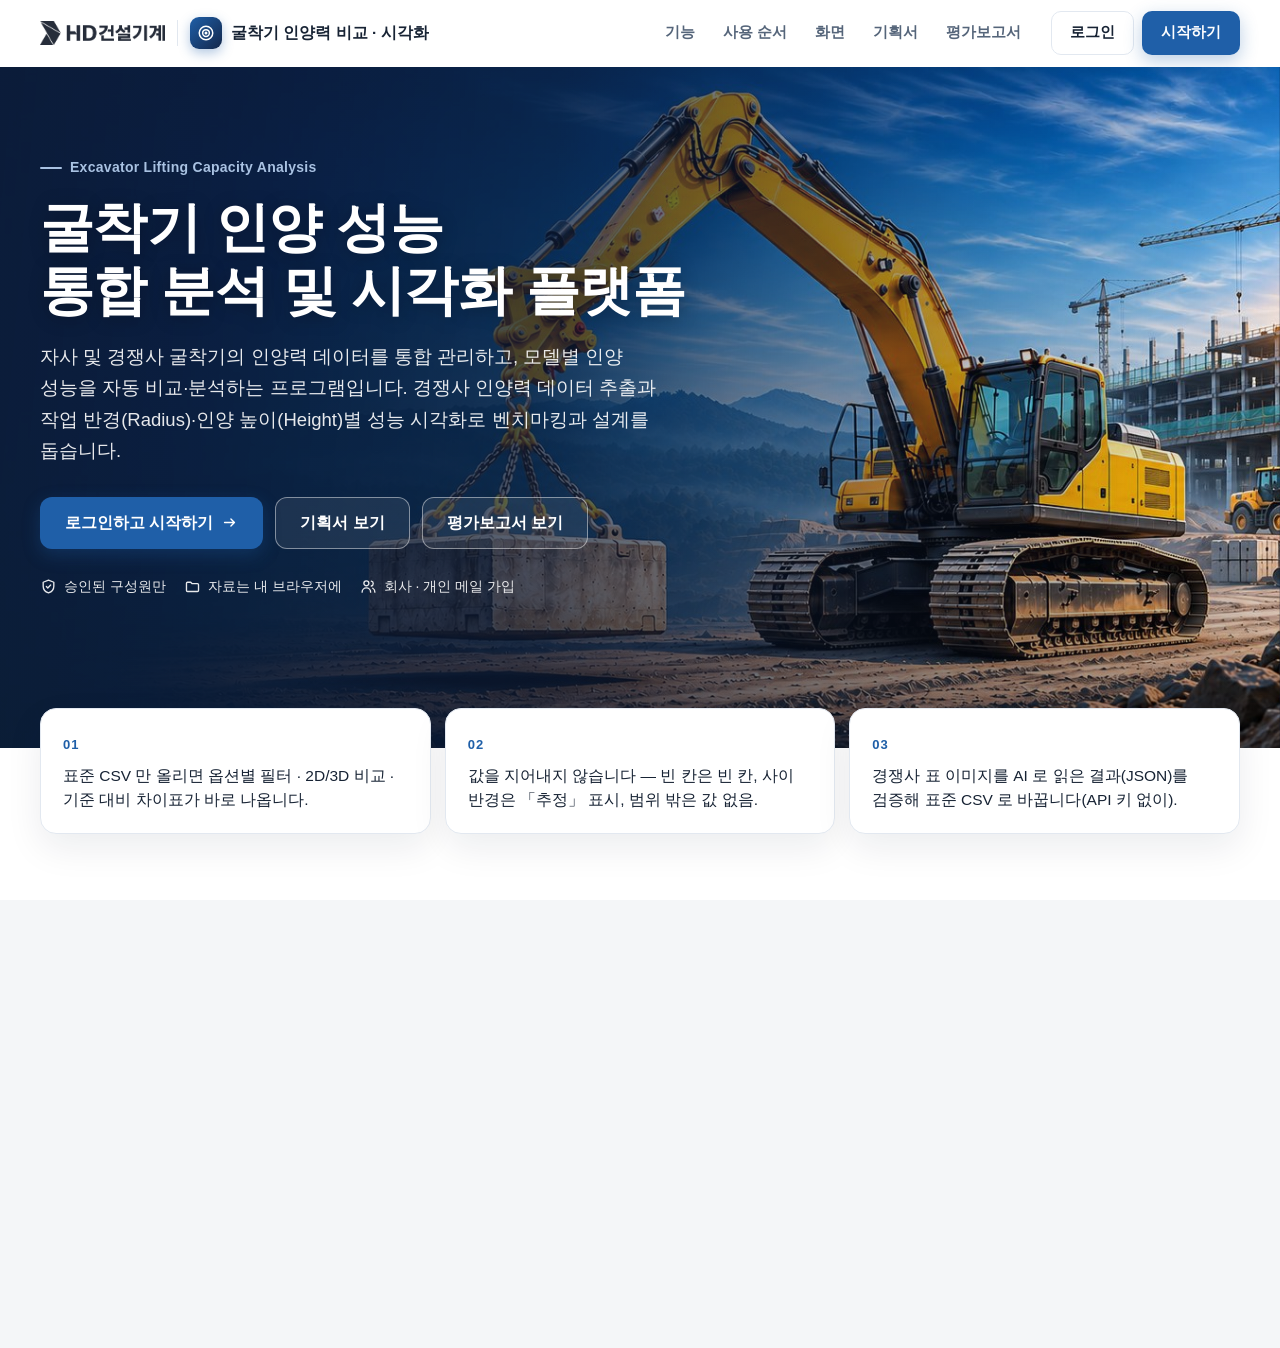
<file: index.html>
<!DOCTYPE html>
<html lang="ko">
<head>
<meta charset="UTF-8">
<meta name="viewport" content="width=device-width, initial-scale=1.0">
<title>굴착기 인양력 비교 · 시각화 — 표준 CSV · 2D/3D · 기준 대비 차이 · 엑셀</title>
<!-- seo-kit: 검색 · 공유 미리보기(주소를 옮기면 이 묶음의 주소를 내 주소로) -->
<link rel="canonical" href="https://build-2611-18.jobability.co.kr/">
<meta name="robots" content="index,follow">
<meta property="og:type" content="website">
<meta property="og:site_name" content="HD건설기계">
<meta property="og:title" content="HD건설기계 · 굴착기 인양 성능 통합 분석 및 시각화 플랫폼">
<meta property="og:description" content="자사 및 경쟁사 굴착기의 인양력 데이터를 통합 관리하고, 모델별 인양 성능을 자동 비교·분석하는 프로그램입니다. 경쟁사 인양력 데이터 추출과 작업 반경(Radius)·인양 높이(Height)별 성능 시각화로 벤치마킹과 설계를 돕습니다.">
<meta property="og:url" content="https://build-2611-18.jobability.co.kr/">
<meta property="og:image" content="https://build-2611-18.jobability.co.kr/og-image.png?v=2">
<meta property="og:image:secure_url" content="https://build-2611-18.jobability.co.kr/og-image.png?v=2">
<meta property="og:image:type" content="image/png">
<meta property="og:image:width" content="1200">
<meta property="og:image:height" content="630">
<meta property="og:image:alt" content="굴착기 인양 성능 통합 분석 및 시각화 플랫폼">
<meta property="og:locale" content="ko_KR">
<meta name="twitter:card" content="summary_large_image">
<meta name="twitter:title" content="HD건설기계 · 굴착기 인양 성능 통합 분석 및 시각화 플랫폼">
<meta name="twitter:description" content="자사 및 경쟁사 굴착기의 인양력 데이터를 통합 관리하고, 모델별 인양 성능을 자동 비교·분석하는 프로그램입니다. 경쟁사 인양력 데이터 추출과 작업 반경(Radius)·인양 높이(Height)별 성능 시각화로 벤치마킹과 설계를 돕습니다.">
<meta name="twitter:image" content="https://build-2611-18.jobability.co.kr/og-image.png?v=2">
<!-- /seo-kit -->
<meta name="description" content="자사 및 경쟁사 굴착기의 인양력 데이터를 통합 관리하고, 모델별 인양 성능을 자동 비교·분석하는 프로그램입니다. 경쟁사 인양력 데이터 추출과 작업 반경(Radius)·인양 높이(Height)별 성능 시각화로 벤치마킹과 설계를 돕습니다.">
<link rel="icon" href="favicon.svg" type="image/svg+xml">
<link rel="stylesheet" href="css/style.css?v=1.0">
<link rel="stylesheet" href="css/app.css?v=1.0">
<!-- auth-kit: 로그인 전에는 도구 화면을 감춘다(js/auth.js 가 판정 뒤 푼다) -->
<script>document.documentElement.classList.add('auth-lock')</script>
<link rel="stylesheet" href="css/auth.css?v=2026-11-13.13">
<link rel="stylesheet" href="css/board.css?v=2026-11-13.13">
<link rel="stylesheet" href="css/kit-build.css?v=2026-11-13.13">
<!-- /auth-kit -->
</head>
<body>
<nav class="topnav" aria-label="주요 메뉴">
  <div class="topnav-inner">
    <a class="topnav-brand" href="index.html">인양력 비교 <small>build-2611-18 · 기획 조민규</small></a>
    <ul class="topnav-links">
      <li><a href="#s-data">데이터</a></li>
      <li><a href="#s-cond">조건</a></li>
      <li><a href="#s-2d">2D</a></li>
      <li><a href="#s-cmp">비교표</a></li>
      <li><a href="#s-3d">3D</a></li>
      <li><a href="#s-ai">AI 자동정리</a></li>
      <li><a href="guide.html">사용법</a></li>
      <li><a href="plan.html">기획서</a></li>
    </ul>
  </div>
</nav>
<header class="hero"><div class="wrap">
  <div class="eyebrow">생성형 AI 업무자동화 전문가과정 · 2차수 · 프로젝트 18</div>
  <h1>굴착기 인양력 비교 · 시각화</h1>
  <p>자사 · 경쟁사 인양력 <b>표준 CSV(19열)</b>를 올리면 옵션별로 걸러 <b>전방 · 측방 인양력을 2D · 3D</b>로 비교하고,
     <b>기준 모델 대비 차이(%)</b>와 엑셀 자료를 만듭니다. Python 설치 없이 브라우저에서 바로 돕니다.</p>
</div></header>

<main><div class="wrap">

<section id="s-data" class="card">
  <h2 style="margin-top:0">1. 인양력 데이터를 올리세요 <small>표준 머리글 CSV · 엑셀, 여러 파일 가능</small></h2>
  <label class="drop" id="drop">
    <input type="file" id="file" accept=".csv,.xlsx,.xls" multiple>
    <b>CSV · 엑셀 파일을 끌어다 놓거나 눌러서 고르세요</b>
    <span>파일은 서버로 올라가지 않습니다 · 읽기와 계산은 이 브라우저 안에서만 합니다</span>
  </label>
  <div class="btnrow">
    <button class="btn primary" id="btn-sample">예제로 해보기</button>
    <button class="btn" id="btn-template">표준 양식(CSV) 내려받기</button>
    <button class="btn" id="btn-sample-csv">예제 CSV 내려받기</button>
    <button class="btn sm danger" id="btn-clear" hidden>올린 데이터 비우기</button>
  </div>
  <p class="sub" style="margin-top:10px">예제는 가상 모델 4종(ALPHA AX35 등)입니다 — 실제 장비의 값이 아닙니다.</p>
  <div id="file-status"></div>
</section>

<section id="s-cond" class="card" hidden>
  <h2 style="margin-top:0">2. 비교 조건 <small>고르면 바로 다시 그립니다</small></h2>
  <div id="filters"></div>
  <div class="form">
    <label>Height(2D · 비교표) <select id="height"></select></label>
    <label>값 표시(Data Label) <select id="label"><option value="off">끔</option><option value="on">켬</option></select></label>
  </div>
  <h3>비교할 곡선 <small>같은 사양(모델 · 붐 · 암 · 캐빈 · 슈 · CW · 블레이드)이 한 곡선입니다 · ★ = 기준 모델</small></h3>
  <div class="tablewrap free" id="curves"></div>
  <div id="cond-notes"></div>
</section>

<section id="s-2d" class="card" hidden>
  <h2 style="margin-top:0">3. 2D 비교 <small>Radius – Lifting Capacity</small></h2>
  <div class="win"><h3>전방(Front) 인양력</h3><div id="c-front"></div></div>
  <div class="win"><h3>측방(Side) 인양력</h3><div id="c-side"></div></div>
</section>

<section id="s-cmp" class="card" hidden>
  <h2 style="margin-top:0">4. 기준 모델 대비 차이</h2>
  <div class="form">
    <label>비교할 Radius(m) <input type="text" id="radii" placeholder="비우면 데이터에 있는 반경 전부 · 예) 2, 2.5, 3.2"></label>
  </div>
  <p class="sub">데이터에 없는 사이 반경은 앞뒤 값을 직선으로 이은 <b>추정값</b>이고 「추정」으로 표시합니다. 데이터 범위 밖 반경은 값을 만들지 않습니다.</p>
  <h3>전방(Front)</h3><div class="tablewrap free" id="t-front"></div>
  <h3>측방(Side)</h3><div class="tablewrap free" id="t-side"></div>
  <div class="btnrow noprint"><button class="btn green" id="btn-xlsx">엑셀로 내려받기</button><button class="btn" id="btn-csv">거른 데이터 CSV</button><button class="btn" id="btn-print">인쇄 · PDF 저장</button></div>
</section>

<section id="s-3d" class="card" hidden>
  <h2 style="margin-top:0">5. 3D 비교 <small>Radius × Height × Capacity — 그림을 끌어 돌려 봅니다</small></h2>
  <div class="form">
    <label>구분 <select id="k3"><option value="front">전방(Front)</option><option value="side">측방(Side)</option></select></label>
    <label>모양 <select id="m3"><option value="surface">곡면(높이별 곡선 + 반경별 연결)</option><option value="scatter">점</option></select></label>
    <label>좌우 회전 <input type="range" id="yaw" min="-180" max="180" value="-30"></label>
    <label>위아래 <input type="range" id="pitch" min="5" max="85" value="30"></label>
  </div>
  <div id="c-3d"></div>
</section>

<section id="s-ai" class="card">
  <h2 style="margin-top:0">6. 경쟁사 인양력 표 — AI 자동정리 결과를 표준 CSV 로 <small>API 키 없이</small></h2>
  <ol class="steps">
    <li>아래 지침을 복사해 쓰는 AI(ChatGPT · Claude · Gemini)에 붙이고, 카탈로그의 인양력 표 <b>이미지</b>를 함께 올립니다.</li>
    <li>AI 가 준 <b>JSON</b> 을 아래 칸에 붙여 넣고 「검증 및 변환」을 누릅니다. 단위(kg · kN · lb · mm · ft)는 ton · m 로 바꾸고 옵션 표기를 맞춥니다.</li>
    <li>표를 <b>원본 이미지와 대조</b>해 틀린 숫자를 JSON 에서 고친 뒤 다시 변환합니다. 맞으면 CSV 로 받거나 바로 비교에 넣습니다.</li>
  </ol>
  <div class="btnrow"><button class="btn" id="btn-prompt">이미지 분석 지침 복사</button><button class="btn sm" id="btn-json-sample">JSON 예시 넣기</button></div>
  <details class="box"><summary>지침 전문 보기</summary><pre class="prompt" id="prompt"></pre></details>
  <textarea id="json" spellcheck="false" placeholder='{"case":"3","defaults":{…},"cells":[…]}'></textarea>
  <div class="btnrow"><button class="btn primary" id="btn-convert">검증 및 변환</button><button class="btn" id="btn-conv-csv" hidden>변환된 CSV 내려받기</button><button class="btn green" id="btn-conv-use" hidden>변환된 데이터로 비교하기</button></div>
  <div id="conv-status"></div>
  <div class="tablewrap" id="conv-table" hidden></div>
  <p class="sub">AI 는 숫자 · 단위 · 전방/측방 · 옵션 분류를 잘못 읽을 수 있습니다. 대조 없이 설계 판단에 쓰지 마세요. 별표(*)는 값과 따로 보존하고 표에서 굵게 보입니다.</p>
</section>

</div></main>
<footer><div class="wrap">생성형 AI 업무자동화 전문가과정 2차수 · 프로젝트 18 · 기획 조민규 · 예제 데이터는 실제 장비 값이 아닙니다.</div></footer>
<script src="lib/xlsx.full.min.js"></script>
<script src="js/prompt.js?v=1.0"></script>
<script src="js/lift.js?v=1.0"></script>
<script src="js/app.js?v=1.0"></script>
<!-- auth-kit: 로그인 · 사용 신청 · 승인 · 게시판(키트 정본 data10-00/kit/auth, 적용 build-2611-00/tools/kit) -->
<script src="vendor/supabase.js?v=2026-11-13.13"></script>
<script src="js/auth-config.js?v=2026-11-13.13"></script>
<script src="js/kit-build.js?v=2026-11-13.13"></script>
<script src="js/board.js?v=2026-11-13.13"></script>
<script src="js/auth.js?v=2026-11-13.13"></script>
<!-- /auth-kit -->
</body>
</html>
</file>
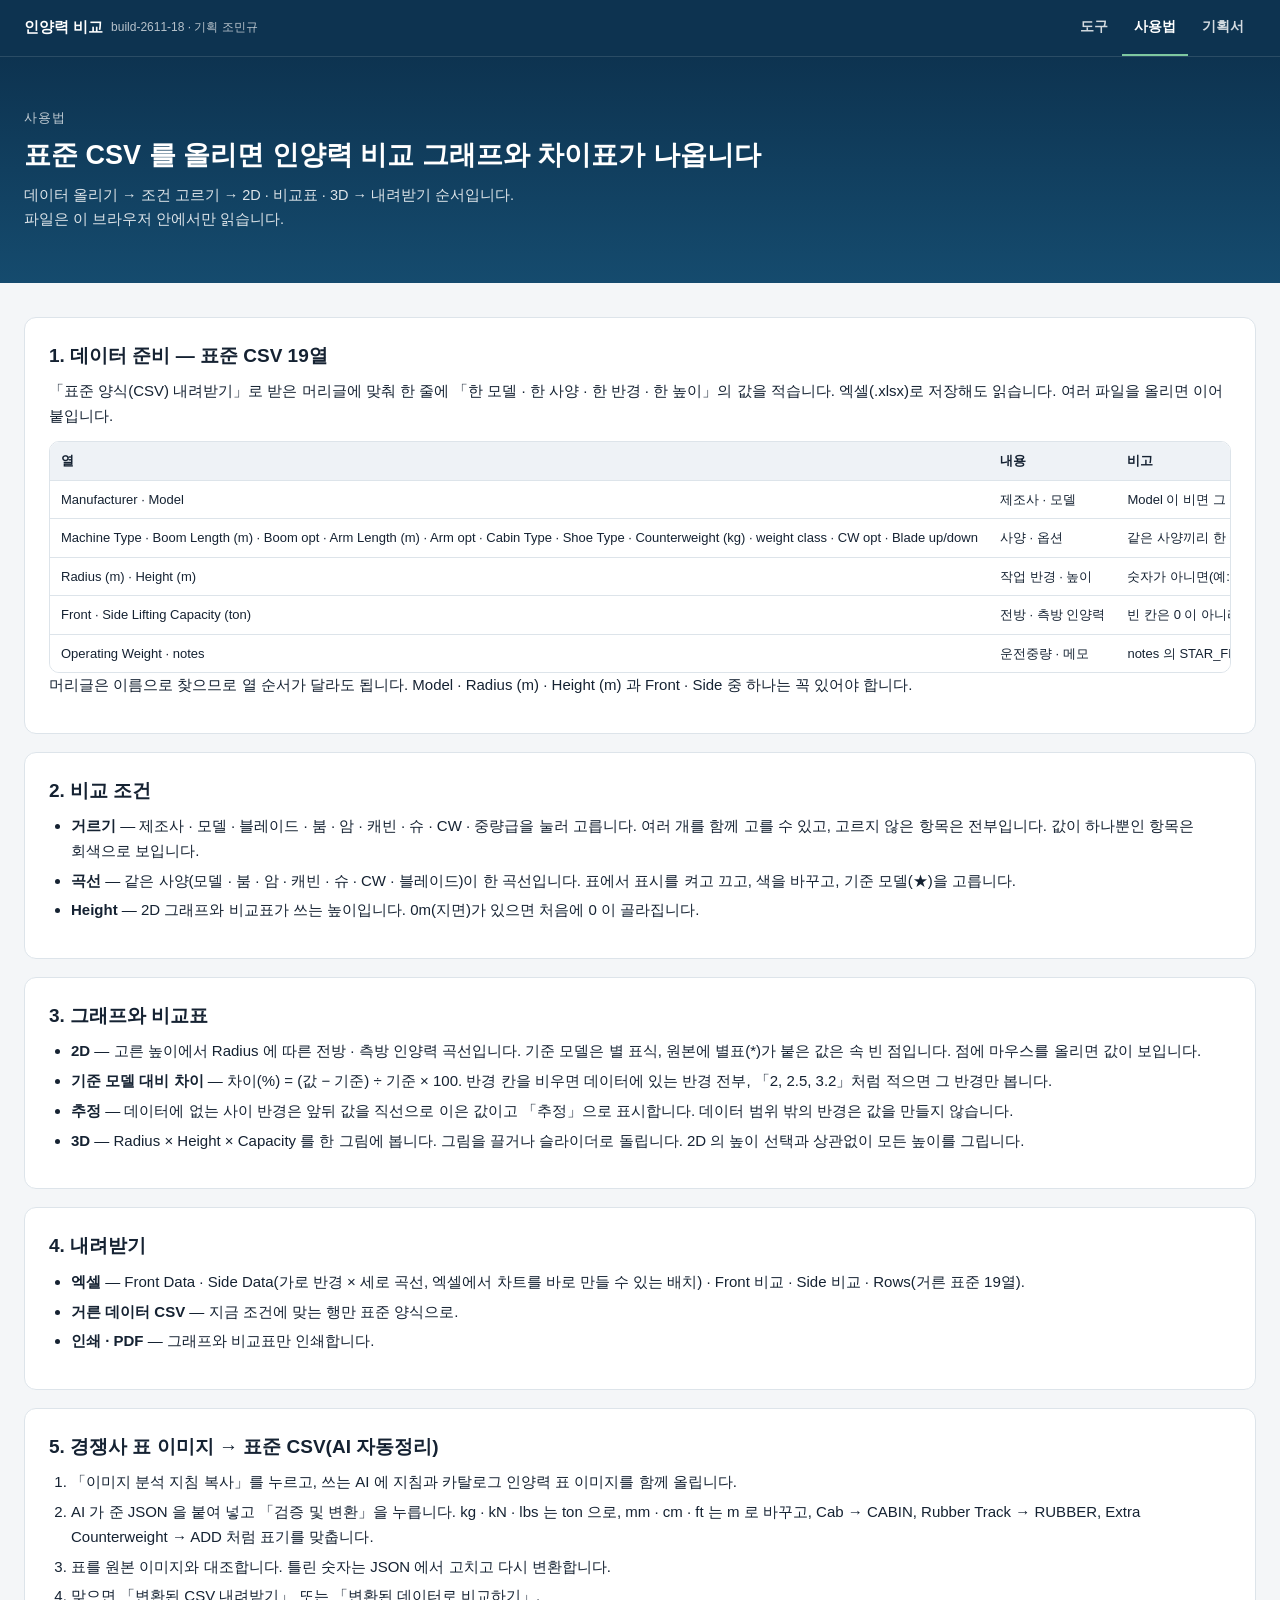
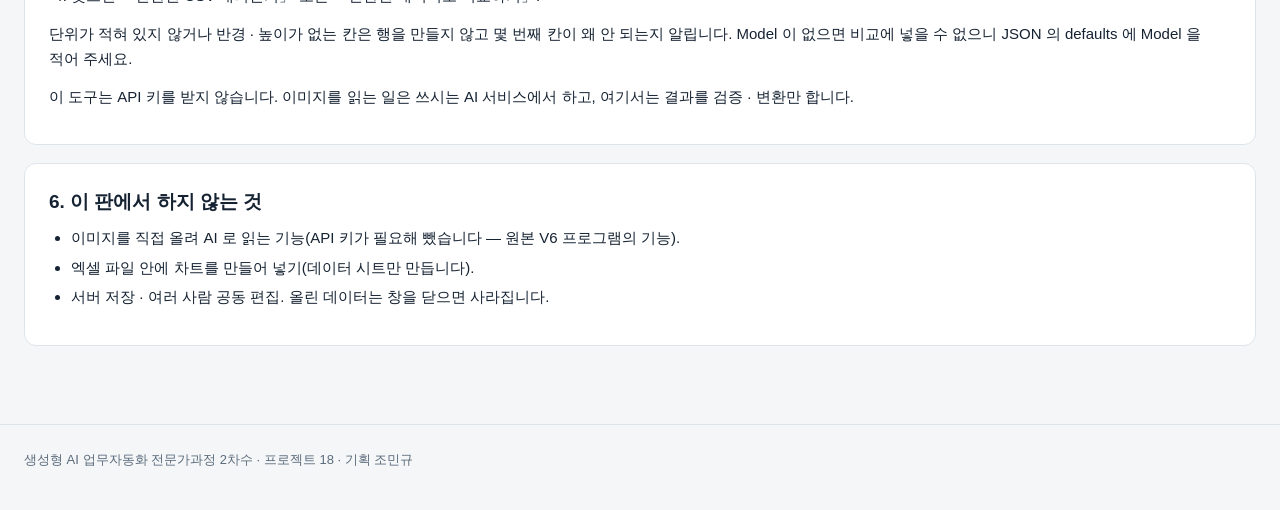
<file: guide.html>
<!DOCTYPE html>
<html lang="ko">
<head>
<meta charset="UTF-8">
<meta name="viewport" content="width=device-width, initial-scale=1.0">
<title>사용법 — 굴착기 인양력 비교 · 시각화</title>
<!-- seo-kit: 검색 · 공유 미리보기(주소를 옮기면 이 묶음의 주소를 내 주소로) -->
<link rel="canonical" href="https://build-2611-18.jobability.co.kr/guide.html">
<meta name="robots" content="index,follow">
<meta property="og:type" content="website">
<meta property="og:site_name" content="HD건설기계">
<meta property="og:title" content="사용법 — 굴착기 인양력 비교 · 시각화">
<meta property="og:description" content="자사 · 경쟁사 굴착기 인양력 표준 CSV(19열)를 올리면 옵션별로 걸러 전방 · 측방 인양력을 2D · 3D 로 비교하고, 기준 모델 대비 차이(%)와 엑셀 자료를 만드는 브라우저 도구입니다. 기획자가 Python(Streamlit)으로 만든 V6 프로그램을 설치 없이 쓰는 웹 판으">
<meta property="og:url" content="https://build-2611-18.jobability.co.kr/guide.html">
<meta property="og:image" content="https://build-2611-18.jobability.co.kr/og-image.png?v=2">
<meta property="og:image:secure_url" content="https://build-2611-18.jobability.co.kr/og-image.png?v=2">
<meta property="og:image:type" content="image/png">
<meta property="og:image:width" content="1200">
<meta property="og:image:height" content="630">
<meta property="og:image:alt" content="굴착기 인양 성능 통합 분석 및 시각화 플랫폼">
<meta property="og:locale" content="ko_KR">
<meta name="twitter:card" content="summary_large_image">
<meta name="twitter:title" content="사용법 — 굴착기 인양력 비교 · 시각화">
<meta name="twitter:description" content="자사 · 경쟁사 굴착기 인양력 표준 CSV(19열)를 올리면 옵션별로 걸러 전방 · 측방 인양력을 2D · 3D 로 비교하고, 기준 모델 대비 차이(%)와 엑셀 자료를 만드는 브라우저 도구입니다. 기획자가 Python(Streamlit)으로 만든 V6 프로그램을 설치 없이 쓰는 웹 판으">
<meta name="twitter:image" content="https://build-2611-18.jobability.co.kr/og-image.png?v=2">
<!-- /seo-kit -->
<link rel="icon" href="favicon.svg" type="image/svg+xml">
<link rel="stylesheet" href="css/style.css?v=1.0">
<link rel="stylesheet" href="css/app.css?v=1.0">
</head>
<body>
<nav class="topnav" aria-label="주요 메뉴">
  <div class="topnav-inner">
    <a class="topnav-brand" href="index.html">인양력 비교 <small>build-2611-18 · 기획 조민규</small></a>
    <ul class="topnav-links">
      <li><a href="index.html">도구</a></li>
      <li><a href="guide.html" class="active" aria-current="page">사용법</a></li>
      <li><a href="plan.html">기획서</a></li>
    </ul>
  </div>
</nav>
<header class="hero"><div class="wrap">
  <div class="eyebrow">사용법</div>
  <h1>표준 CSV 를 올리면 인양력 비교 그래프와 차이표가 나옵니다</h1>
  <p>데이터 올리기 → 조건 고르기 → 2D · 비교표 · 3D → 내려받기 순서입니다. 파일은 이 브라우저 안에서만 읽습니다.</p>
</div></header>
<main><div class="wrap doc">

<div class="card">
  <h2 style="margin-top:0">1. 데이터 준비 — 표준 CSV 19열</h2>
  <p>「표준 양식(CSV) 내려받기」로 받은 머리글에 맞춰 한 줄에 「한 모델 · 한 사양 · 한 반경 · 한 높이」의 값을 적습니다. 엑셀(.xlsx)로 저장해도 읽습니다. 여러 파일을 올리면 이어 붙입니다.</p>
  <div class="tablewrap"><table>
    <thead><tr><th>열</th><th>내용</th><th>비고</th></tr></thead>
    <tbody>
      <tr><td>Manufacturer · Model</td><td>제조사 · 모델</td><td>Model 이 비면 그 줄은 건너뜁니다</td></tr>
      <tr><td>Machine Type · Boom Length (m) · Boom opt · Arm Length (m) · Arm opt · Cabin Type · Shoe Type · Counterweight (kg) · weight class · CW opt · Blade up/down</td><td>사양 · 옵션</td><td>같은 사양끼리 한 곡선이 됩니다. 대소문자는 맞춰 읽습니다</td></tr>
      <tr><td>Radius (m) · Height (m)</td><td>작업 반경 · 높이</td><td>숫자가 아니면(예: MAX) 건너뛰고 알립니다</td></tr>
      <tr><td>Front · Side Lifting Capacity (ton)</td><td>전방 · 측방 인양력</td><td>빈 칸은 0 이 아니라 「값 없음」. 별표(*)는 값과 따로 보존합니다</td></tr>
      <tr><td>Operating Weight · notes</td><td>운전중량 · 메모</td><td>notes 의 STAR_FRONT=1 · STAR_SIDE=1 은 별표 표시</td></tr>
    </tbody></table></div>
  <p>머리글은 이름으로 찾으므로 열 순서가 달라도 됩니다. Model · Radius (m) · Height (m) 과 Front · Side 중 하나는 꼭 있어야 합니다.</p>
</div>

<div class="card">
  <h2 style="margin-top:0">2. 비교 조건</h2>
  <ul>
    <li><b>거르기</b> — 제조사 · 모델 · 블레이드 · 붐 · 암 · 캐빈 · 슈 · CW · 중량급을 눌러 고릅니다. 여러 개를 함께 고를 수 있고, 고르지 않은 항목은 전부입니다. 값이 하나뿐인 항목은 회색으로 보입니다.</li>
    <li><b>곡선</b> — 같은 사양(모델 · 붐 · 암 · 캐빈 · 슈 · CW · 블레이드)이 한 곡선입니다. 표에서 표시를 켜고 끄고, 색을 바꾸고, 기준 모델(★)을 고릅니다.</li>
    <li><b>Height</b> — 2D 그래프와 비교표가 쓰는 높이입니다. 0m(지면)가 있으면 처음에 0 이 골라집니다.</li>
  </ul>
</div>

<div class="card">
  <h2 style="margin-top:0">3. 그래프와 비교표</h2>
  <ul>
    <li><b>2D</b> — 고른 높이에서 Radius 에 따른 전방 · 측방 인양력 곡선입니다. 기준 모델은 별 표식, 원본에 별표(*)가 붙은 값은 속 빈 점입니다. 점에 마우스를 올리면 값이 보입니다.</li>
    <li><b>기준 모델 대비 차이</b> — 차이(%) = (값 − 기준) ÷ 기준 × 100. 반경 칸을 비우면 데이터에 있는 반경 전부, 「2, 2.5, 3.2」처럼 적으면 그 반경만 봅니다.</li>
    <li><b>추정</b> — 데이터에 없는 사이 반경은 앞뒤 값을 직선으로 이은 값이고 「추정」으로 표시합니다. 데이터 범위 밖의 반경은 값을 만들지 않습니다.</li>
    <li><b>3D</b> — Radius × Height × Capacity 를 한 그림에 봅니다. 그림을 끌거나 슬라이더로 돌립니다. 2D 의 높이 선택과 상관없이 모든 높이를 그립니다.</li>
  </ul>
</div>

<div class="card">
  <h2 style="margin-top:0">4. 내려받기</h2>
  <ul>
    <li><b>엑셀</b> — Front Data · Side Data(가로 반경 × 세로 곡선, 엑셀에서 차트를 바로 만들 수 있는 배치) · Front 비교 · Side 비교 · Rows(거른 표준 19열).</li>
    <li><b>거른 데이터 CSV</b> — 지금 조건에 맞는 행만 표준 양식으로.</li>
    <li><b>인쇄 · PDF</b> — 그래프와 비교표만 인쇄합니다.</li>
  </ul>
</div>

<div class="card">
  <h2 style="margin-top:0">5. 경쟁사 표 이미지 → 표준 CSV(AI 자동정리)</h2>
  <ol>
    <li>「이미지 분석 지침 복사」를 누르고, 쓰는 AI 에 지침과 카탈로그 인양력 표 이미지를 함께 올립니다.</li>
    <li>AI 가 준 JSON 을 붙여 넣고 「검증 및 변환」을 누릅니다. kg · kN · lbs 는 ton 으로, mm · cm · ft 는 m 로 바꾸고, Cab → CABIN, Rubber Track → RUBBER, Extra Counterweight → ADD 처럼 표기를 맞춥니다.</li>
    <li>표를 원본 이미지와 대조합니다. 틀린 숫자는 JSON 에서 고치고 다시 변환합니다.</li>
    <li>맞으면 「변환된 CSV 내려받기」 또는 「변환된 데이터로 비교하기」.</li>
  </ol>
  <p>단위가 적혀 있지 않거나 반경 · 높이가 없는 칸은 행을 만들지 않고 몇 번째 칸이 왜 안 되는지 알립니다. Model 이 없으면 비교에 넣을 수 없으니 JSON 의 defaults 에 Model 을 적어 주세요.</p>
  <p>이 도구는 API 키를 받지 않습니다. 이미지를 읽는 일은 쓰시는 AI 서비스에서 하고, 여기서는 결과를 검증 · 변환만 합니다.</p>
</div>

<div class="card">
  <h2 style="margin-top:0">6. 이 판에서 하지 않는 것</h2>
  <ul>
    <li>이미지를 직접 올려 AI 로 읽는 기능(API 키가 필요해 뺐습니다 — 원본 V6 프로그램의 기능).</li>
    <li>엑셀 파일 안에 차트를 만들어 넣기(데이터 시트만 만듭니다).</li>
    <li>서버 저장 · 여러 사람 공동 편집. 올린 데이터는 창을 닫으면 사라집니다.</li>
  </ul>
</div>

</div></main>
<footer><div class="wrap">생성형 AI 업무자동화 전문가과정 2차수 · 프로젝트 18 · 기획 조민규</div></footer>
</body>
</html>
</file>
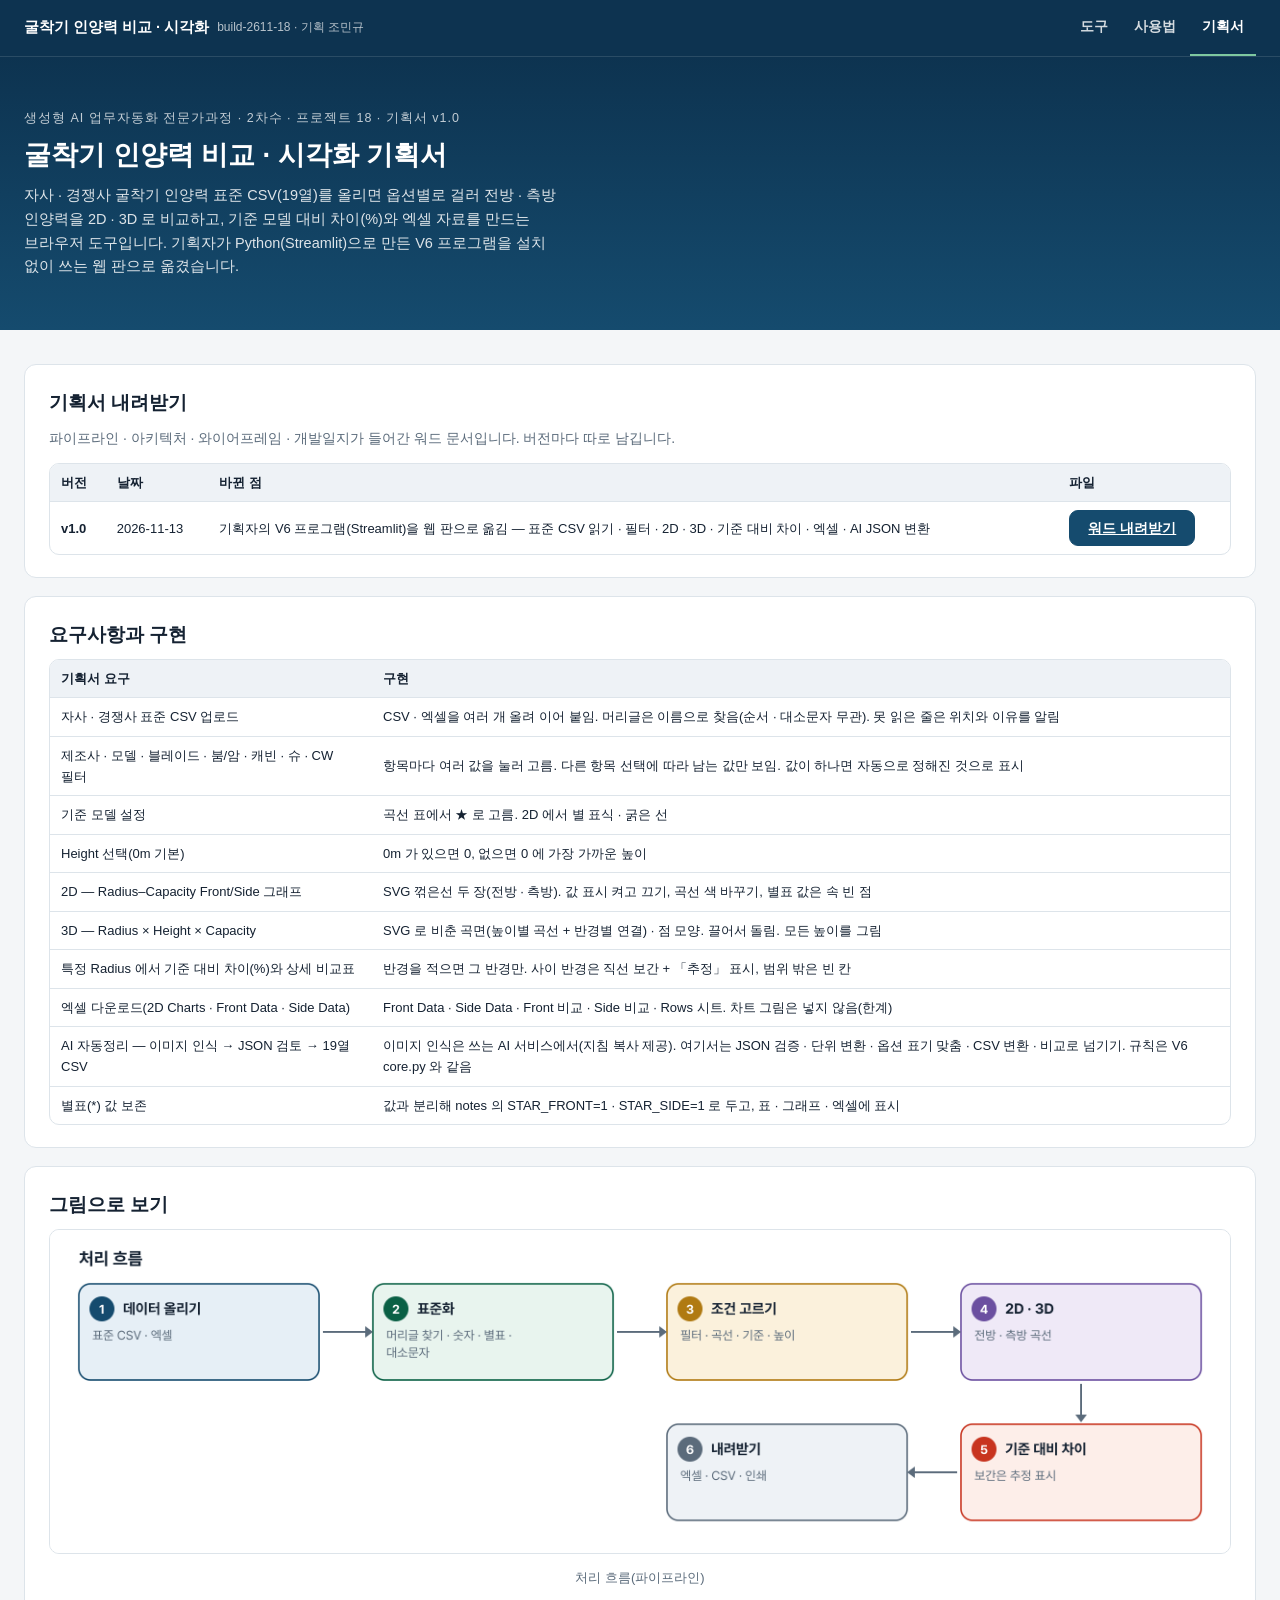
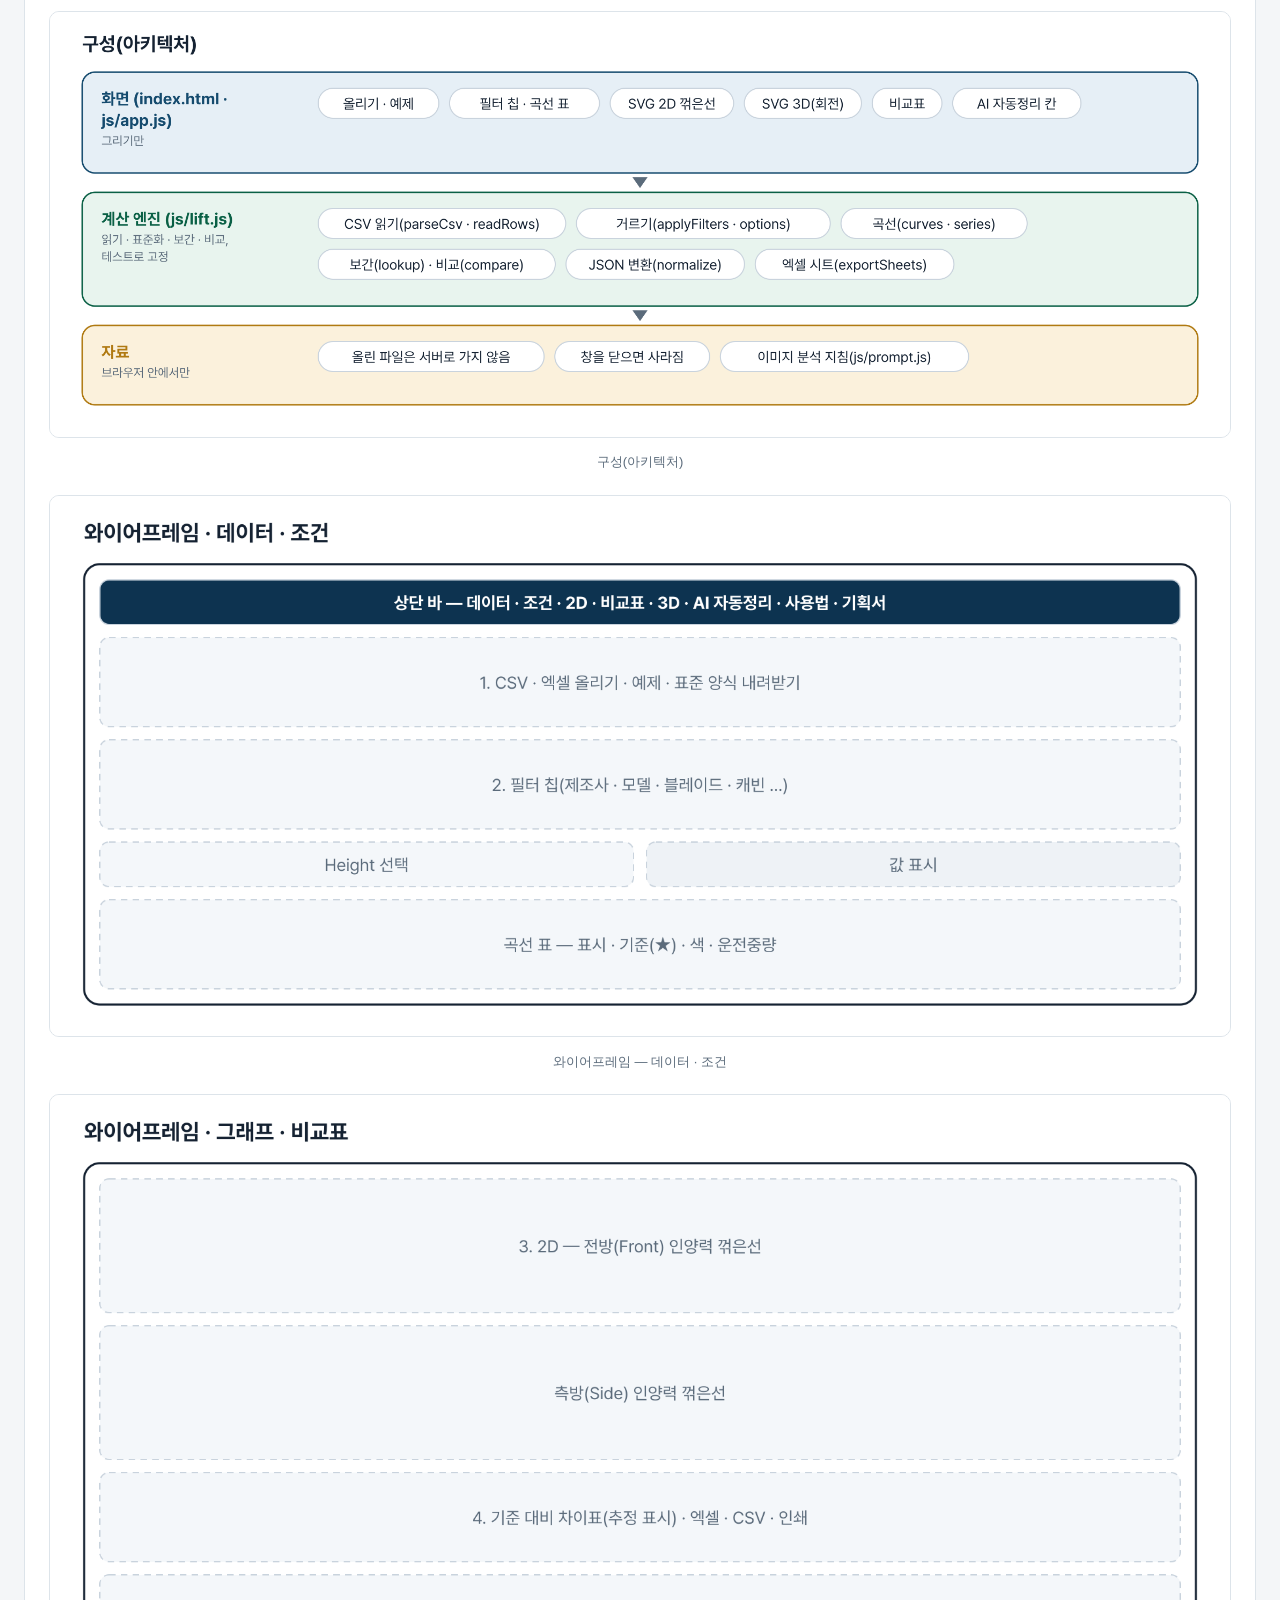
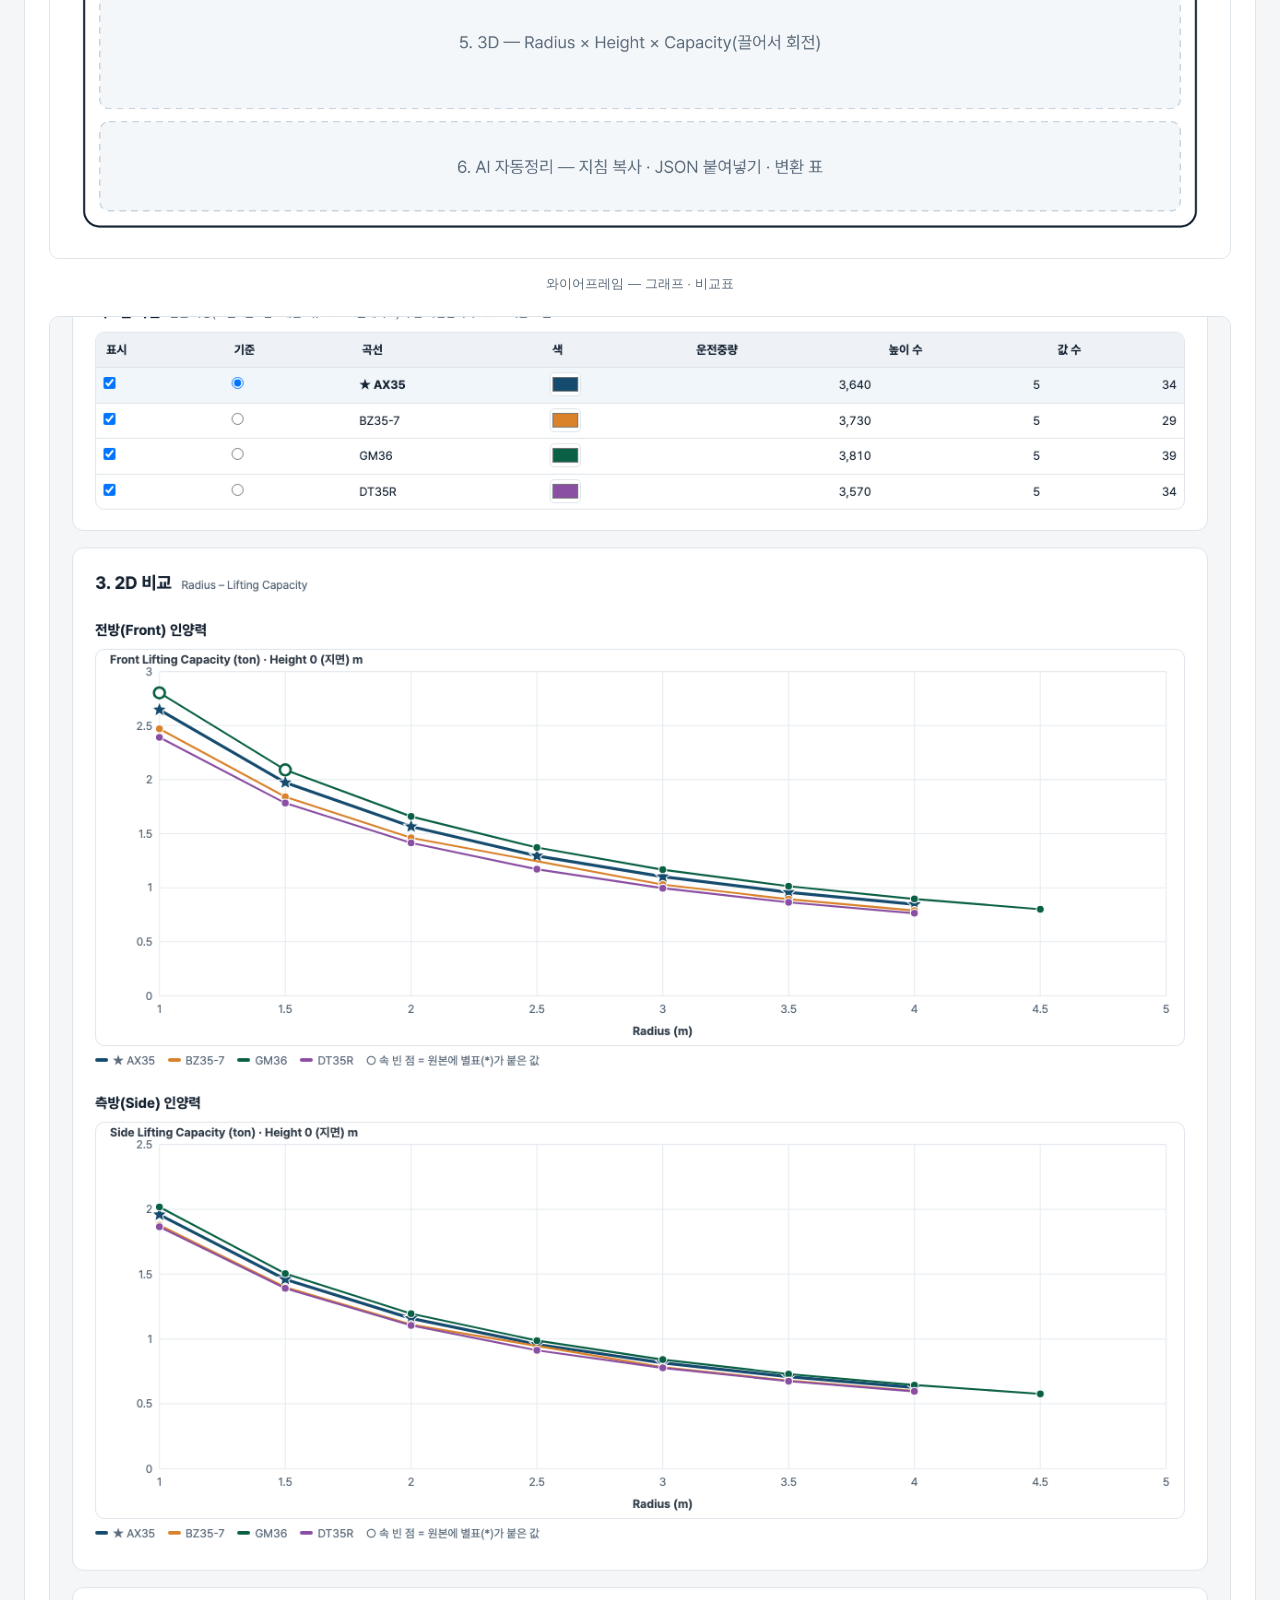
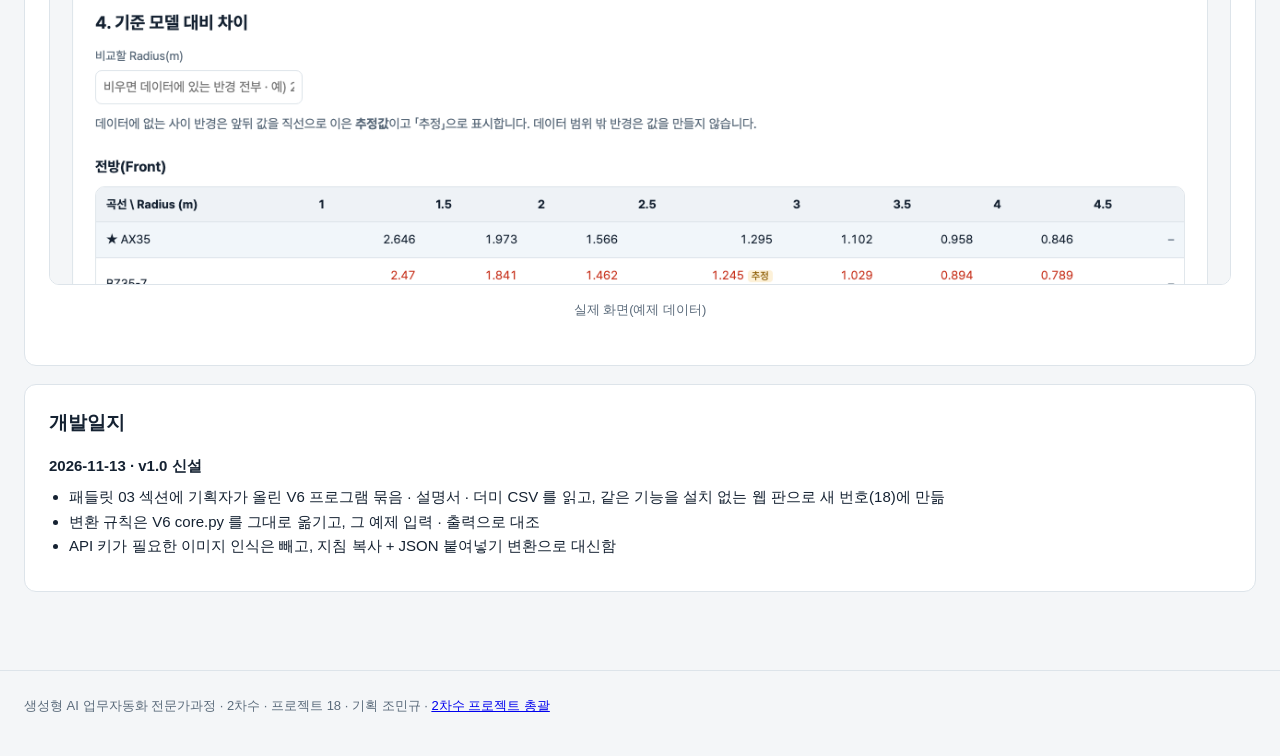
<file: plan.html>
<!DOCTYPE html>
<html lang="ko">
<head>
<meta charset="UTF-8">
<meta name="viewport" content="width=device-width, initial-scale=1.0">
<title>기획서 — 굴착기 인양력 비교 · 시각화</title>
<!-- seo-kit: 검색 · 공유 미리보기(주소를 옮기면 이 묶음의 주소를 내 주소로) -->
<link rel="canonical" href="https://build-2611-18.jobability.co.kr/plan.html">
<meta name="robots" content="index,follow">
<meta property="og:type" content="website">
<meta property="og:site_name" content="HD건설기계">
<meta property="og:title" content="기획서 — 굴착기 인양력 비교 · 시각화">
<meta property="og:description" content="자사 · 경쟁사 굴착기 인양력 표준 CSV(19열)를 올리면 옵션별로 걸러 전방 · 측방 인양력을 2D · 3D 로 비교하고, 기준 모델 대비 차이(%)와 엑셀 자료를 만드는 브라우저 도구입니다. 기획자가 Python(Streamlit)으로 만든 V6 프로그램을 설치 없이 쓰는 웹 판으">
<meta property="og:url" content="https://build-2611-18.jobability.co.kr/plan.html">
<meta property="og:image" content="https://build-2611-18.jobability.co.kr/og-image.png?v=2">
<meta property="og:image:secure_url" content="https://build-2611-18.jobability.co.kr/og-image.png?v=2">
<meta property="og:image:type" content="image/png">
<meta property="og:image:width" content="1200">
<meta property="og:image:height" content="630">
<meta property="og:image:alt" content="굴착기 인양 성능 통합 분석 및 시각화 플랫폼">
<meta property="og:locale" content="ko_KR">
<meta name="twitter:card" content="summary_large_image">
<meta name="twitter:title" content="기획서 — 굴착기 인양력 비교 · 시각화">
<meta name="twitter:description" content="자사 · 경쟁사 굴착기 인양력 표준 CSV(19열)를 올리면 옵션별로 걸러 전방 · 측방 인양력을 2D · 3D 로 비교하고, 기준 모델 대비 차이(%)와 엑셀 자료를 만드는 브라우저 도구입니다. 기획자가 Python(Streamlit)으로 만든 V6 프로그램을 설치 없이 쓰는 웹 판으">
<meta name="twitter:image" content="https://build-2611-18.jobability.co.kr/og-image.png?v=2">
<!-- /seo-kit -->
<link rel="icon" href="favicon.svg" type="image/svg+xml">
<link rel="stylesheet" href="css/style.css">
<style>
.plan-figs figure{margin:0 0 22px;} .plan-figs img{width:100%;height:auto;border:1px solid var(--line);border-radius:10px;background:#fff;}
.plan-figs figcaption{font-size:13px;color:var(--sub);text-align:center;margin-top:6px;}
.plan td{white-space:normal;} .plan td .btn{min-height:36px;white-space:nowrap;}
h3{font-size:15px;margin:16px 0 6px;} main ul{margin:0 0 10px 20px;}
</style>
</head>
<body>
<nav class="topnav" aria-label="주요 메뉴">
  <div class="topnav-inner">
    <a class="topnav-brand" href="index.html">굴착기 인양력 비교 · 시각화 <small>build-2611-18 · 기획 조민규</small></a>
    <ul class="topnav-links">
      <li><a href="index.html">도구</a></li>
      <li><a href="guide.html">사용법</a></li>
      <li><a href="plan.html" class="active" aria-current="page">기획서</a></li>
    </ul>
  </div>
</nav>
<header class="hero"><div class="wrap">
  <div class="eyebrow">생성형 AI 업무자동화 전문가과정 · 2차수 · 프로젝트 18 · 기획서 v1.0</div>
  <h1>굴착기 인양력 비교 · 시각화 기획서</h1>
  <p>자사 · 경쟁사 굴착기 인양력 표준 CSV(19열)를 올리면 옵션별로 걸러 전방 · 측방 인양력을 2D · 3D 로 비교하고, 기준 모델 대비 차이(%)와 엑셀 자료를 만드는 브라우저 도구입니다. 기획자가 Python(Streamlit)으로 만든 V6 프로그램을 설치 없이 쓰는 웹 판으로 옮겼습니다.</p>
</div></header>
<main><div class="wrap">
<div class="card">
  <h2 style="margin-top:0">기획서 내려받기</h2>
  <p class="sub">파이프라인 · 아키텍처 · 와이어프레임 · 개발일지가 들어간 워드 문서입니다. 버전마다 따로 남깁니다.</p>
  <div class="tablewrap plan"><table><thead><tr><th>버전</th><th>날짜</th><th>바뀐 점</th><th>파일</th></tr></thead><tbody><tr><td><b>v1.0</b></td><td>2026-11-13</td><td>기획자의 V6 프로그램(Streamlit)을 웹 판으로 옮김 — 표준 CSV 읽기 · 필터 · 2D · 3D · 기준 대비 차이 · 엑셀 · AI JSON 변환</td><td><a class="btn primary" href="docs/기획서/build-2611-18_조민규_굴착기인양력비교시각화_기획서_v1.0.docx" download>워드 내려받기</a></td></tr></tbody></table></div>
</div>
<div class="card plan">
  <h2 style="margin-top:0">요구사항과 구현</h2>
  <div class="tablewrap"><table><thead><tr><th>기획서 요구</th><th>구현</th></tr></thead><tbody><tr><td>자사 · 경쟁사 표준 CSV 업로드</td><td>CSV · 엑셀을 여러 개 올려 이어 붙임. 머리글은 이름으로 찾음(순서 · 대소문자 무관). 못 읽은 줄은 위치와 이유를 알림</td></tr><tr><td>제조사 · 모델 · 블레이드 · 붐/암 · 캐빈 · 슈 · CW 필터</td><td>항목마다 여러 값을 눌러 고름. 다른 항목 선택에 따라 남는 값만 보임. 값이 하나면 자동으로 정해진 것으로 표시</td></tr><tr><td>기준 모델 설정</td><td>곡선 표에서 ★ 로 고름. 2D 에서 별 표식 · 굵은 선</td></tr><tr><td>Height 선택(0m 기본)</td><td>0m 가 있으면 0, 없으면 0 에 가장 가까운 높이</td></tr><tr><td>2D — Radius–Capacity Front/Side 그래프</td><td>SVG 꺾은선 두 장(전방 · 측방). 값 표시 켜고 끄기, 곡선 색 바꾸기, 별표 값은 속 빈 점</td></tr><tr><td>3D — Radius × Height × Capacity</td><td>SVG 로 비춘 곡면(높이별 곡선 + 반경별 연결) · 점 모양. 끌어서 돌림. 모든 높이를 그림</td></tr><tr><td>특정 Radius 에서 기준 대비 차이(%)와 상세 비교표</td><td>반경을 적으면 그 반경만. 사이 반경은 직선 보간 + 「추정」 표시, 범위 밖은 빈 칸</td></tr><tr><td>엑셀 다운로드(2D Charts · Front Data · Side Data)</td><td>Front Data · Side Data · Front 비교 · Side 비교 · Rows 시트. 차트 그림은 넣지 않음(한계)</td></tr><tr><td>AI 자동정리 — 이미지 인식 → JSON 검토 → 19열 CSV</td><td>이미지 인식은 쓰는 AI 서비스에서(지침 복사 제공). 여기서는 JSON 검증 · 단위 변환 · 옵션 표기 맞춤 · CSV 변환 · 비교로 넘기기. 규칙은 V6 core.py 와 같음</td></tr><tr><td>별표(*) 값 보존</td><td>값과 분리해 notes 의 STAR_FRONT=1 · STAR_SIDE=1 로 두고, 표 · 그래프 · 엑셀에 표시</td></tr></tbody></table></div>
</div>
<div class="card plan-figs"><h2 style="margin-top:0">그림으로 보기</h2><figure><img src="docs/img/pipeline.png" alt="처리 흐름(파이프라인)" loading="lazy"><figcaption>처리 흐름(파이프라인)</figcaption></figure><figure><img src="docs/img/architecture.png" alt="구성(아키텍처)" loading="lazy"><figcaption>구성(아키텍처)</figcaption></figure><figure><img src="docs/img/wireframe-1.png" alt="와이어프레임 — 데이터 · 조건" loading="lazy"><figcaption>와이어프레임 — 데이터 · 조건</figcaption></figure><figure><img src="docs/img/wireframe-2.png" alt="와이어프레임 — 그래프 · 비교표" loading="lazy"><figcaption>와이어프레임 — 그래프 · 비교표</figcaption></figure><figure><img src="docs/img/screen.png" alt="실제 화면(예제 데이터)" loading="lazy"><figcaption>실제 화면(예제 데이터)</figcaption></figure></div>
<div class="card"><h2 style="margin-top:0">개발일지</h2><h3>2026-11-13 · v1.0 신설</h3><ul><li>패들릿 03 섹션에 기획자가 올린 V6 프로그램 묶음 · 설명서 · 더미 CSV 를 읽고, 같은 기능을 설치 없는 웹 판으로 새 번호(18)에 만듦</li><li>변환 규칙은 V6 core.py 를 그대로 옮기고, 그 예제 입력 · 출력으로 대조</li><li>API 키가 필요한 이미지 인식은 빼고, 지침 복사 + JSON 붙여넣기 변환으로 대신함</li></ul></div>
</div></main>
<footer><div class="wrap">생성형 AI 업무자동화 전문가과정 · 2차수 · 프로젝트 18 · 기획 조민규 · <a href="https://build-2611-00.jobability.co.kr/">2차수 프로젝트 총괄</a></div></footer>
</body>
</html>
</file>
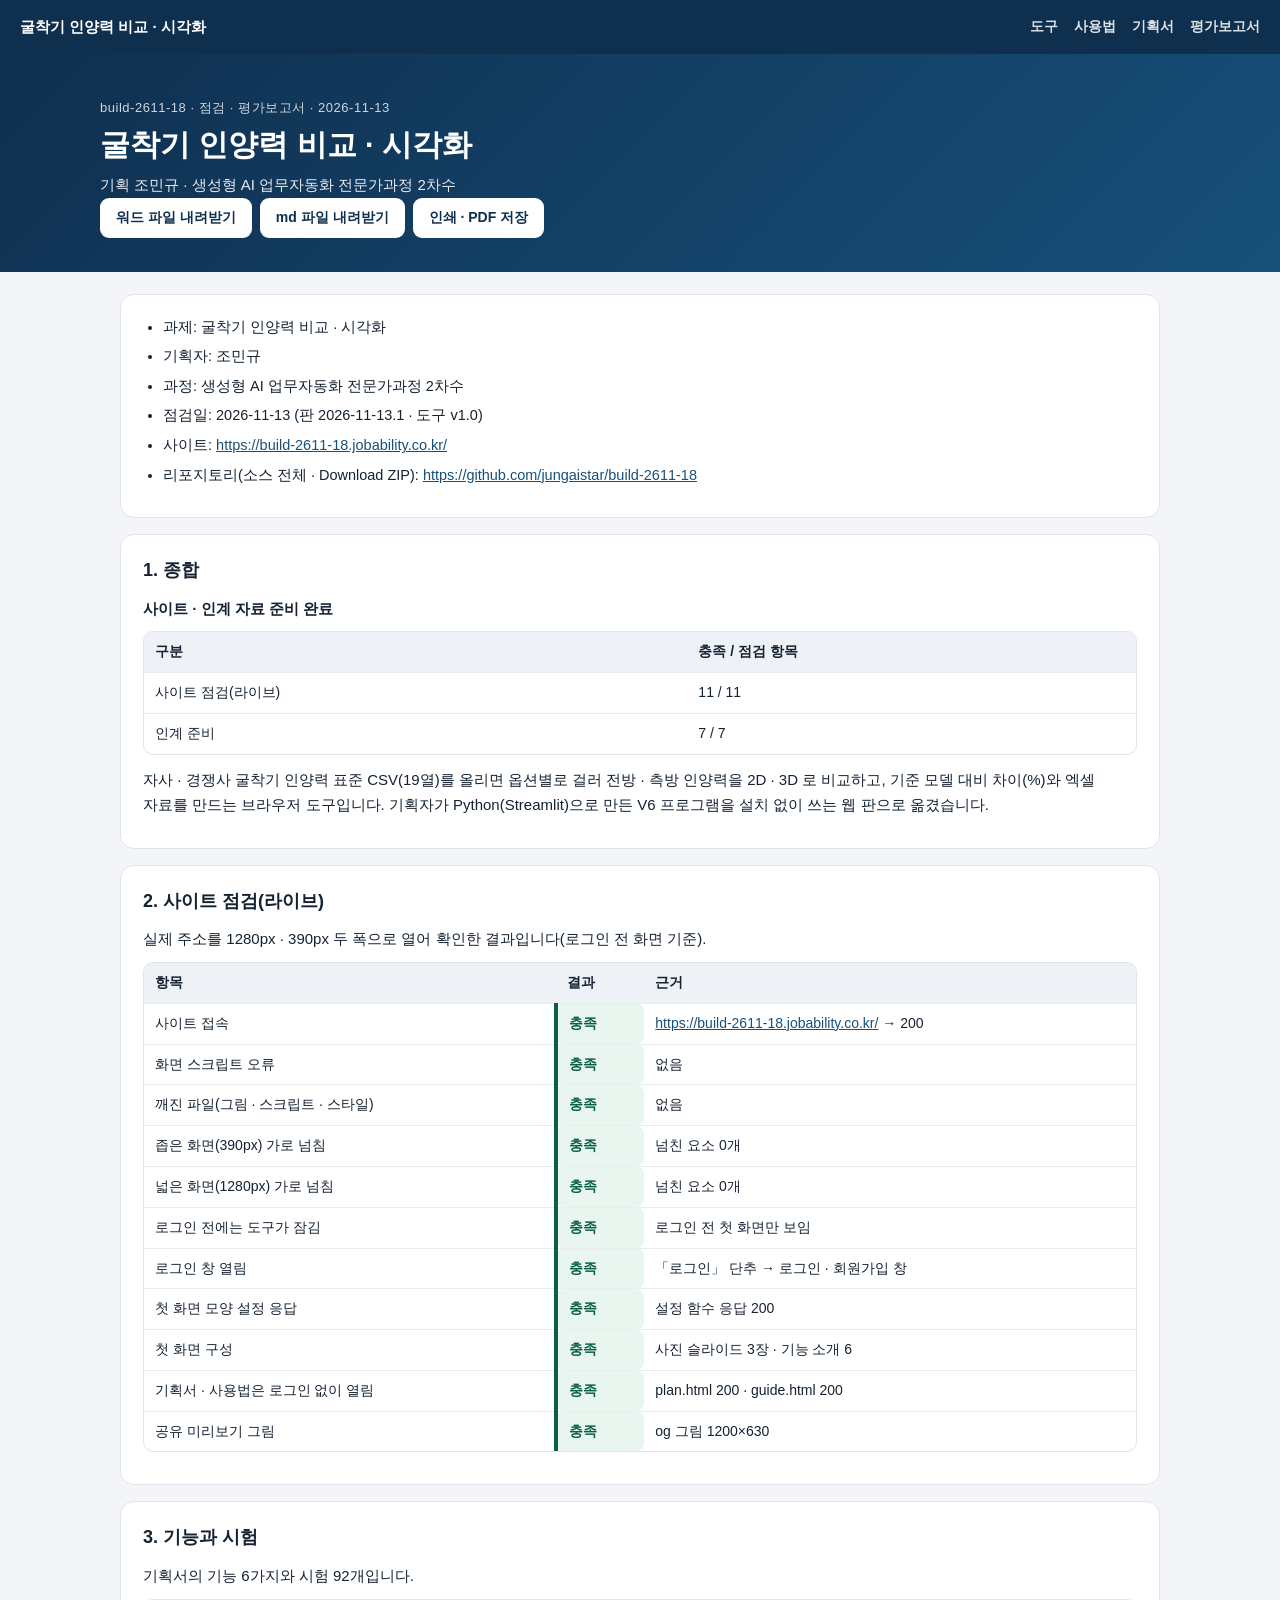
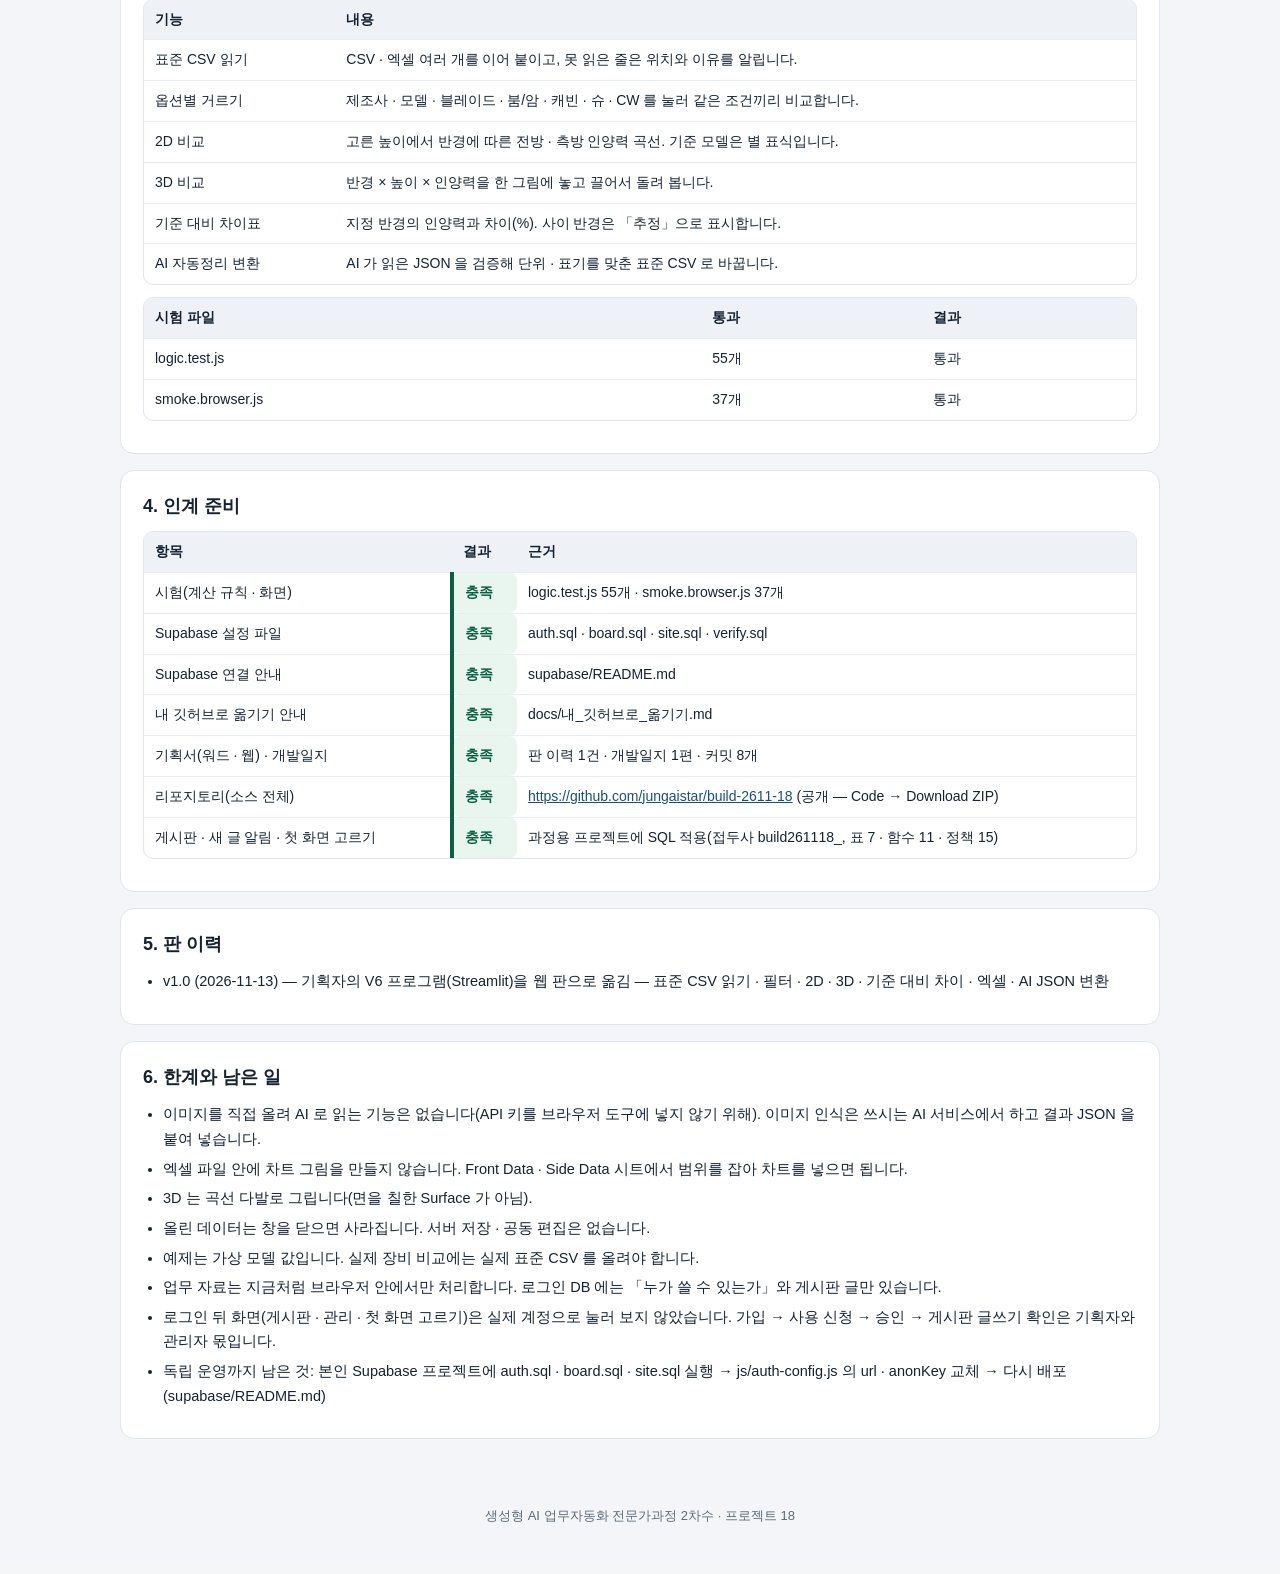
<file: report.html>
<!DOCTYPE html>
<html lang="ko">
<head>
<meta charset="UTF-8">
<meta name="viewport" content="width=device-width, initial-scale=1.0">
<title>평가보고서 — 굴착기 인양력 비교 · 시각화</title>
<!-- seo-kit: 검색 · 공유 미리보기(주소를 옮기면 이 묶음의 주소를 내 주소로) -->
<link rel="canonical" href="https://build-2611-18.jobability.co.kr/report.html">
<meta name="robots" content="index,follow">
<meta property="og:type" content="website">
<meta property="og:site_name" content="HD건설기계">
<meta property="og:title" content="평가보고서 — 굴착기 인양력 비교 · 시각화">
<meta property="og:description" content="굴착기 인양력 비교 · 시각화 점검 · 평가보고서(2026-11-13) — 사이트 점검, 기능과 시험, 인계 준비, 판 이력, 한계.">
<meta property="og:url" content="https://build-2611-18.jobability.co.kr/report.html">
<meta property="og:image" content="https://build-2611-18.jobability.co.kr/og-image.png?v=2">
<meta property="og:image:secure_url" content="https://build-2611-18.jobability.co.kr/og-image.png?v=2">
<meta property="og:image:type" content="image/png">
<meta property="og:image:width" content="1200">
<meta property="og:image:height" content="630">
<meta property="og:image:alt" content="굴착기 인양 성능 통합 분석 및 시각화 플랫폼">
<meta property="og:locale" content="ko_KR">
<meta name="twitter:card" content="summary_large_image">
<meta name="twitter:title" content="평가보고서 — 굴착기 인양력 비교 · 시각화">
<meta name="twitter:description" content="굴착기 인양력 비교 · 시각화 점검 · 평가보고서(2026-11-13) — 사이트 점검, 기능과 시험, 인계 준비, 판 이력, 한계.">
<meta name="twitter:image" content="https://build-2611-18.jobability.co.kr/og-image.png?v=2">
<!-- /seo-kit -->
<meta name="description" content="굴착기 인양력 비교 · 시각화 점검 · 평가보고서(2026-11-13) — 사이트 점검, 기능과 시험, 인계 준비, 판 이력, 한계.">
<link rel="icon" href="favicon.svg" type="image/svg+xml">
<link rel="stylesheet" href="css/style.css">
<style>
body{margin:0;font-family:Pretendard,-apple-system,"Apple SD Gothic Neo","Malgun Gothic",sans-serif;background:#f3f5f8;color:#152232;line-height:1.7;word-break:keep-all;overflow-wrap:break-word;}
.rp-top{background:#0f2f4f;color:#fff;padding:14px 20px;display:flex;flex-wrap:wrap;gap:8px 18px;align-items:center;justify-content:space-between;}
.rp-top a{color:#fff;text-decoration:none;font-weight:700;font-size:15px;} .rp-top nav{display:flex;flex-direction:row;flex-wrap:wrap;gap:4px 16px;} .rp-top nav a{font-weight:600;font-size:14px;opacity:.85;}
.rp-hero{background:linear-gradient(135deg,#0f2f4f,#17507a);color:#fff;padding:40px 20px 34px;} .rp-hero div,.rp-main{max-width:1080px;margin:0 auto;}
.rp-hero small{opacity:.8;font-size:13px;letter-spacing:.04em;} .rp-hero h1{margin:6px 0 8px;font-size:clamp(22px,3.4vw,30px);line-height:1.3;} .rp-hero p{margin:0;opacity:.9;font-size:15px;}
.rp-main{padding:22px 20px 50px;} .rp-main section.card{background:#fff;border:1px solid #dfe5ec;border-radius:14px;padding:20px 22px;margin:0 0 16px;} .rp-main section.card:empty{display:none;}
.rp-main h2{margin:0 0 10px;font-size:18px;} .rp-main p{margin:0 0 10px;font-size:15px;} .rp-main ul{margin:0 0 10px 20px;padding:0;} .rp-main li{margin-bottom:5px;font-size:14.5px;}
.rp-main .tablewrap{overflow-x:auto;max-height:none;border:1px solid #dfe5ec;border-radius:10px;margin:0 0 12px;} .rp-main table{border-collapse:collapse;width:100%;font-size:14px;}
.rp-main th,.rp-main td{padding:8px 11px;border-bottom:1px solid #e8edf2;text-align:left;vertical-align:top;white-space:normal;} .rp-main th{background:#eef2f6;white-space:nowrap;position:static;}
.rp-main td.st{font-weight:700;white-space:nowrap;} .rp-main td.ok{color:#0a6045;} .rp-main td.no{color:#c8341f;} .rp-main a{color:#17507a;} .rp-main code{background:#eef2f6;border-radius:4px;padding:0 4px;font-size:13px;}
.rp-dl{display:flex;flex-wrap:wrap;gap:8px;margin-top:16px;} .rp-dl a{display:inline-flex;align-items:center;min-height:40px;padding:0 16px;border-radius:9px;background:#fff;color:#0f2f4f;font-weight:700;font-size:14px;text-decoration:none;}
.rp-foot{text-align:center;color:#5b6b7b;font-size:13px;padding:0 20px 34px;}
@media print{.rp-top,.rp-dl{display:none;} body{background:#fff;} .rp-main section.card{border:0;padding:0 0 8px;}}
</style>
</head>
<body>
<div class="rp-top"><a href="index.html">굴착기 인양력 비교 · 시각화</a><nav aria-label="문서"><a href="index.html">도구</a><a href="guide.html">사용법</a><a href="plan.html">기획서</a><a href="report.html" aria-current="page">평가보고서</a></nav></div>
<header class="rp-hero"><div>
  <small>build-2611-18 · 점검 · 평가보고서 · 2026-11-13</small>
  <h1>굴착기 인양력 비교 · 시각화</h1>
  <p>기획 조민규 · 생성형 AI 업무자동화 전문가과정 2차수</p>
  <div class="rp-dl"><a href="docs/평가보고서/build-2611-18_평가보고서_2026-11-13.docx" download>워드 파일 내려받기</a><a href="docs/평가보고서/build-2611-18_평가보고서_2026-11-13.md" download>md 파일 내려받기</a><a href="#" onclick="window.print();return false">인쇄 · PDF 저장</a></div>
</div></header>
<main class="rp-main">
<section class="card"><ul>
<li>과제: 굴착기 인양력 비교 · 시각화</li>
<li>기획자: 조민규</li>
<li>과정: 생성형 AI 업무자동화 전문가과정 2차수</li>
<li>점검일: 2026-11-13 (판 2026-11-13.1 · 도구 v1.0)</li>
<li>사이트: <a href="https://build-2611-18.jobability.co.kr/">https://build-2611-18.jobability.co.kr/</a></li>
<li>리포지토리(소스 전체 · Download ZIP): <a href="https://github.com/jungaistar/build-2611-18">https://github.com/jungaistar/build-2611-18</a></li>
</ul>
</section><section class="card"><h2>1. 종합</h2>
<p><b>사이트 · 인계 자료 준비 완료</b></p>
<div class="tablewrap"><table><thead><tr><th>구분</th><th>충족 / 점검 항목</th></tr></thead><tbody><tr><td>사이트 점검(라이브)</td><td>11 / 11</td></tr><tr><td>인계 준비</td><td>7 / 7</td></tr></tbody></table></div>
<p>자사 · 경쟁사 굴착기 인양력 표준 CSV(19열)를 올리면 옵션별로 걸러 전방 · 측방 인양력을 2D · 3D 로 비교하고, 기준 모델 대비 차이(%)와 엑셀 자료를 만드는 브라우저 도구입니다. 기획자가 Python(Streamlit)으로 만든 V6 프로그램을 설치 없이 쓰는 웹 판으로 옮겼습니다.</p>
</section><section class="card"><h2>2. 사이트 점검(라이브)</h2>
<p>실제 주소를 1280px · 390px 두 폭으로 열어 확인한 결과입니다(로그인 전 화면 기준).</p>
<div class="tablewrap"><table><thead><tr><th>항목</th><th>결과</th><th>근거</th></tr></thead><tbody><tr><td>사이트 접속</td><td class="st ok">충족</td><td><a href="https://build-2611-18.jobability.co.kr/">https://build-2611-18.jobability.co.kr/</a> → 200</td></tr><tr><td>화면 스크립트 오류</td><td class="st ok">충족</td><td>없음</td></tr><tr><td>깨진 파일(그림 · 스크립트 · 스타일)</td><td class="st ok">충족</td><td>없음</td></tr><tr><td>좁은 화면(390px) 가로 넘침</td><td class="st ok">충족</td><td>넘친 요소 0개</td></tr><tr><td>넓은 화면(1280px) 가로 넘침</td><td class="st ok">충족</td><td>넘친 요소 0개</td></tr><tr><td>로그인 전에는 도구가 잠김</td><td class="st ok">충족</td><td>로그인 전 첫 화면만 보임</td></tr><tr><td>로그인 창 열림</td><td class="st ok">충족</td><td>「로그인」 단추 → 로그인 · 회원가입 창</td></tr><tr><td>첫 화면 모양 설정 응답</td><td class="st ok">충족</td><td>설정 함수 응답 200</td></tr><tr><td>첫 화면 구성</td><td class="st ok">충족</td><td>사진 슬라이드 3장 · 기능 소개 6</td></tr><tr><td>기획서 · 사용법은 로그인 없이 열림</td><td class="st ok">충족</td><td>plan.html 200 · guide.html 200</td></tr><tr><td>공유 미리보기 그림</td><td class="st ok">충족</td><td>og 그림 1200×630</td></tr></tbody></table></div>
</section><section class="card"><h2>3. 기능과 시험</h2>
<p>기획서의 기능 6가지와 시험 92개입니다.</p>
<div class="tablewrap"><table><thead><tr><th>기능</th><th>내용</th></tr></thead><tbody><tr><td>표준 CSV 읽기</td><td>CSV · 엑셀 여러 개를 이어 붙이고, 못 읽은 줄은 위치와 이유를 알립니다.</td></tr><tr><td>옵션별 거르기</td><td>제조사 · 모델 · 블레이드 · 붐/암 · 캐빈 · 슈 · CW 를 눌러 같은 조건끼리 비교합니다.</td></tr><tr><td>2D 비교</td><td>고른 높이에서 반경에 따른 전방 · 측방 인양력 곡선. 기준 모델은 별 표식입니다.</td></tr><tr><td>3D 비교</td><td>반경 × 높이 × 인양력을 한 그림에 놓고 끌어서 돌려 봅니다.</td></tr><tr><td>기준 대비 차이표</td><td>지정 반경의 인양력과 차이(%). 사이 반경은 「추정」으로 표시합니다.</td></tr><tr><td>AI 자동정리 변환</td><td>AI 가 읽은 JSON 을 검증해 단위 · 표기를 맞춘 표준 CSV 로 바꿉니다.</td></tr></tbody></table></div>
<div class="tablewrap"><table><thead><tr><th>시험 파일</th><th>통과</th><th>결과</th></tr></thead><tbody><tr><td>logic.test.js</td><td>55개</td><td>통과</td></tr><tr><td>smoke.browser.js</td><td>37개</td><td>통과</td></tr></tbody></table></div>
</section><section class="card"><h2>4. 인계 준비</h2>
<div class="tablewrap"><table><thead><tr><th>항목</th><th>결과</th><th>근거</th></tr></thead><tbody><tr><td>시험(계산 규칙 · 화면)</td><td class="st ok">충족</td><td>logic.test.js 55개 · smoke.browser.js 37개</td></tr><tr><td>Supabase 설정 파일</td><td class="st ok">충족</td><td>auth.sql · board.sql · site.sql · verify.sql</td></tr><tr><td>Supabase 연결 안내</td><td class="st ok">충족</td><td>supabase/README.md</td></tr><tr><td>내 깃허브로 옮기기 안내</td><td class="st ok">충족</td><td>docs/내_깃허브로_옮기기.md</td></tr><tr><td>기획서(워드 · 웹) · 개발일지</td><td class="st ok">충족</td><td>판 이력 1건 · 개발일지 1편 · 커밋 8개</td></tr><tr><td>리포지토리(소스 전체)</td><td class="st ok">충족</td><td><a href="https://github.com/jungaistar/build-2611-18">https://github.com/jungaistar/build-2611-18</a> (공개 — Code → Download ZIP)</td></tr><tr><td>게시판 · 새 글 알림 · 첫 화면 고르기</td><td class="st ok">충족</td><td>과정용 프로젝트에 SQL 적용(접두사 build261118_, 표 7 · 함수 11 · 정책 15)</td></tr></tbody></table></div>
</section><section class="card"><h2>5. 판 이력</h2>
<ul>
<li>v1.0 (2026-11-13) — 기획자의 V6 프로그램(Streamlit)을 웹 판으로 옮김 — 표준 CSV 읽기 · 필터 · 2D · 3D · 기준 대비 차이 · 엑셀 · AI JSON 변환</li>
</ul>
</section><section class="card"><h2>6. 한계와 남은 일</h2>
<ul>
<li>이미지를 직접 올려 AI 로 읽는 기능은 없습니다(API 키를 브라우저 도구에 넣지 않기 위해). 이미지 인식은 쓰시는 AI 서비스에서 하고 결과 JSON 을 붙여 넣습니다.</li>
<li>엑셀 파일 안에 차트 그림을 만들지 않습니다. Front Data · Side Data 시트에서 범위를 잡아 차트를 넣으면 됩니다.</li>
<li>3D 는 곡선 다발로 그립니다(면을 칠한 Surface 가 아님).</li>
<li>올린 데이터는 창을 닫으면 사라집니다. 서버 저장 · 공동 편집은 없습니다.</li>
<li>예제는 가상 모델 값입니다. 실제 장비 비교에는 실제 표준 CSV 를 올려야 합니다.</li>
<li>업무 자료는 지금처럼 브라우저 안에서만 처리합니다. 로그인 DB 에는 「누가 쓸 수 있는가」와 게시판 글만 있습니다.</li>
<li>로그인 뒤 화면(게시판 · 관리 · 첫 화면 고르기)은 실제 계정으로 눌러 보지 않았습니다. 가입 → 사용 신청 → 승인 → 게시판 글쓰기 확인은 기획자와 관리자 몫입니다.</li>
<li>독립 운영까지 남은 것: 본인 Supabase 프로젝트에 auth.sql · board.sql · site.sql 실행 → js/auth-config.js 의 url · anonKey 교체 → 다시 배포(supabase/README.md)</li>
</ul></section>
</main>
<p class="rp-foot">생성형 AI 업무자동화 전문가과정 2차수 · 프로젝트 18</p>
</body>
</html>
</file>
<file: css/style.css>
:root{
  --bg:#f4f6f8; --card:#fff; --ink:#152232; --sub:#5b6b7b; --line:#dde4ea;
  --brand:#154b6e; --brand-deep:#0d3350; --accent:#0b6e99;
  --ok:#0a6045; --warn:#7a4f00; --danger:#c8341f;
  --wrap:1320px; --pad:24px;
}
@media (max-width:640px){ :root{ --pad:16px; } }
*{box-sizing:border-box; margin:0; padding:0;}
html,body{background:var(--bg); color:var(--ink);
  font-family:"Pretendard","Apple SD Gothic Neo","Malgun Gothic",sans-serif;}
body{font-size:15px; line-height:1.65; word-break:keep-all; overflow-wrap:break-word;}

/* 상단 바는 고정 — 표를 아래로 훑는 동안에도 조작부가 보여야 한다.
   sticky 가 아니라 fixed 다: 조상에 overflow 가 걸리면 sticky 는 조용히 죽는다. */
.topnav{position:fixed; top:0; left:0; right:0; z-index:40;
  background:var(--brand-deep); border-bottom:1px solid rgba(255,255,255,.12);}
.topnav-inner{display:flex; align-items:center; justify-content:space-between;
  gap:20px; max-width:var(--wrap); margin:0 auto; padding:0 var(--pad); min-height:56px;}
.topnav-brand{display:flex; align-items:center; min-height:56px; color:#fff;
  font-weight:750; font-size:14.5px; text-decoration:none; white-space:nowrap;}
.topnav-brand small{font-weight:400; opacity:.7; font-size:12px; margin-left:8px;}
.topnav-links{display:flex; align-items:center; gap:2px; list-style:none; margin:0; padding:0;
  overflow-x:auto; scrollbar-width:none;}
.topnav-links::-webkit-scrollbar{display:none;}
.topnav-links a{display:flex; align-items:center; min-height:56px; padding:0 12px;
  color:rgba(255,255,255,.82); text-decoration:none; font-size:13.5px; font-weight:600;
  white-space:nowrap; border-bottom:2px solid transparent;}
.topnav-links a:hover{color:#fff;}
.topnav-links a.active{color:#fff; border-bottom-color:#7ec8a0;}
@media (max-width:860px){
  .topnav-inner{gap:10px; padding:0 14px; min-height:52px;}
  .topnav-brand{min-height:52px; font-size:13.5px;} .topnav-brand small{display:none;}
  .topnav-links a{min-height:52px; padding:0 9px; font-size:13px;}
}

.hero{background:linear-gradient(180deg,var(--brand-deep),var(--brand)); color:#fff;
  padding:52px 0 38px; margin-top:56px;}
@media (max-width:860px){ .hero{margin-top:52px; padding:38px 0 28px;} }
.hero .eyebrow{font-size:12.5px; letter-spacing:.08em; opacity:.75; margin-bottom:9px;}
.hero h1{font-size:27px; line-height:1.3; font-weight:750; margin-bottom:11px;}
.hero p{max-width:66ch; color:rgba(255,255,255,.86); font-size:14.5px;}
main{padding:34px 0 60px;}
.wrap{max-width:var(--wrap); margin:0 auto; padding:0 var(--pad);}

h2{font-size:19px; font-weight:700; margin:32px 0 8px;}
main > .wrap > :first-child{margin-top:0;}
p{margin:0 0 13px;} .sub{color:var(--sub); font-size:14px;}
code{font-family:ui-monospace,SFMono-Regular,Menlo,monospace; font-size:.92em;
  background:#eef2f6; border-radius:4px; padding:1px 5px;}

.card{background:var(--card); border:1px solid var(--line); border-radius:12px;
  padding:22px 24px; margin-bottom:18px;}
.drop{display:block; border:2px dashed #93a7bd; border-radius:12px; background:#fbfdff;
  padding:30px 20px; text-align:center; cursor:pointer; transition:border-color .15s,background .15s;}
.drop:hover,.drop.over{border-color:var(--accent); background:#f0f8fc;}
.drop b{display:block; font-size:15.5px; margin-bottom:5px;}
.drop span{color:var(--sub); font-size:13.5px;}
input[type=file]{display:none;}

.btn{display:inline-flex; align-items:center; justify-content:center; gap:6px;
  min-height:42px; padding:0 18px; border-radius:9px; border:1px solid var(--line);
  background:#fff; color:var(--ink); font-size:14px; font-weight:650; cursor:pointer;}
.btn:hover{border-color:#9fb2c4;}
.btn.primary{background:var(--brand); border-color:var(--brand); color:#fff;}
.btn.primary:hover{background:var(--brand-deep);}
.btn.green{background:var(--ok); border-color:var(--ok); color:#fff;}
.btn:disabled{opacity:.45; cursor:not-allowed;}
.btnrow{display:flex; flex-wrap:wrap; gap:8px; margin-top:14px;}

.note{border-left:4px solid var(--accent); background:#eef6fa; color:#0b3a4f;
  padding:13px 15px; border-radius:8px; font-size:14px; margin:14px 0;}
.warn{border-left:4px solid var(--danger); background:#fdeae7; color:#7a1a0c;
  padding:13px 15px; border-radius:8px; font-size:14px; margin:14px 0;}
.ok{border-left:4px solid var(--ok); background:#e9f6f0; color:#08422a;
  padding:13px 15px; border-radius:8px; font-size:14px; margin:14px 0;}

.tablewrap{overflow-x:auto; border:1px solid var(--line); border-radius:10px; background:#fff; max-height:70vh;}
table{border-collapse:collapse; width:100%; font-size:13px;}
th,td{border-bottom:1px solid var(--line); padding:8px 11px; text-align:left; white-space:nowrap;}
th{background:#eef2f6; font-weight:700; position:sticky; top:0; z-index:1;}
tr:last-child td{border-bottom:0;}
td.num{text-align:right; font-variant-numeric:tabular-nums;}
td.mono{font-family:ui-monospace,SFMono-Regular,Menlo,monospace;}
tr.flag td{background:#fdf3f1;}
/* 계산으로 채운 값은 문서에 적혀 있던 값과 **신뢰도가 다르다.**
   같은 모양으로 두면 사람이 구분하지 못한 채 그대로 믿게 된다. */
td .calc{display:inline-block; margin-left:5px; font-size:10.5px; font-weight:700;
  color:#0b3a4f; background:#dceaf3; border-radius:4px; padding:1px 5px; vertical-align:middle;}
.rev{color:var(--danger); font-weight:650; white-space:normal; min-width:240px;}

.filelist{margin:13px 0 0; padding:0; list-style:none; font-size:13.5px;}
.filelist li{padding:6px 0; border-bottom:1px solid var(--line); color:var(--sub);
  display:flex; justify-content:space-between; gap:10px;}
.filelist li:last-child{border-bottom:0;}
.stats{display:flex; flex-wrap:wrap; gap:10px; margin:14px 0 0;}
.stat{background:#eef2f6; border-radius:9px; padding:9px 14px; font-size:13.5px;}
.stat b{font-size:17px; display:block; font-variant-numeric:tabular-nums;}
footer{border-top:1px solid var(--line); padding:24px 0 40px; color:var(--sub); font-size:13px;}
</file>
<file: css/app.css>
/* 이 앱 전용 — 공통 style.css 뒤에 읽는다 */
[hidden]{display:none !important;}
h3{font-size:15.5px; font-weight:700; margin:22px 0 8px;}
h3 small,h2 small{font-weight:400; font-size:12.5px; margin-left:6px; color:var(--sub);}
a{color:var(--accent);}
section{scroll-margin-top:70px;}
.btn.sm{min-height:34px; padding:0 12px; font-size:13px;} .btn.danger{color:var(--danger); border-color:#e7b5ad;}
.bad{color:var(--danger); font-weight:650;} .muted{color:var(--sub);}
.note ul,.warn ul,.ok ul{margin:6px 0 0 18px;}
.form{display:grid; grid-template-columns:repeat(auto-fill,minmax(min(220px,100%),1fr)); gap:10px 14px; align-items:end; margin:10px 0;}
.form label{display:flex; flex-direction:column; gap:4px; font-size:13px; color:var(--sub); min-width:0;}
input[type=text],select,textarea{font:inherit; font-size:14px; padding:6px 8px; border:1px solid var(--line); border-radius:7px; background:#fff; color:var(--ink); min-width:0; width:100%;}
input[type=range]{width:100%;}
textarea{min-height:150px; resize:vertical; font-family:ui-monospace,SFMono-Regular,Menlo,monospace; font-size:12.5px; line-height:1.55; margin-top:10px;}
.tablewrap.free{max-height:none;}
.frow{display:flex; flex-wrap:wrap; gap:6px 8px; align-items:center; margin:7px 0; font-size:13.5px;}
.frow > b{min-width:74px; font-size:12.5px; color:var(--sub); font-weight:600;}
.chip{border:1px solid var(--line); background:#fff; color:var(--ink); border-radius:999px; padding:4px 12px; font:inherit; font-size:13px; cursor:pointer; min-height:30px;}
.chip.on{background:var(--brand); border-color:var(--brand); color:#fff;}
.chip.only{background:#eef2f6; cursor:default; color:var(--sub);}
#curves td{padding:5px 8px; vertical-align:middle;} #curves input[type=color]{width:34px; height:26px; padding:0; border:1px solid var(--line); border-radius:5px; background:#fff;}
#curves tr.off td{opacity:.5;} #curves tr.base td:nth-child(3){font-weight:700;}
.win{margin:0 0 6px; min-width:0;}
svg.big{width:100%; height:auto; display:block; background:#fff; border:1px solid var(--line); border-radius:10px; touch-action:none;}
svg .grid{stroke:#e6ebf0;} svg .ax{font-size:11.5px; fill:#5b6b7b;} svg .axt{font-size:12px; fill:#34404c; font-weight:600;} svg .lbl{font-size:10.5px; fill:#152232;}
svg .frame{stroke:#b7c2cd; stroke-width:1; fill:none;}
.legend{display:flex; flex-wrap:wrap; gap:6px 14px; align-items:center; font-size:12.5px; color:var(--sub); margin:6px 0;}
.legend .sw{display:inline-block; width:14px; height:4px; border-radius:2px; margin-right:5px; vertical-align:3px;}
td.num{text-align:right; font-variant-numeric:tabular-nums; white-space:nowrap;}
td.up{color:#0a6045;} td.down{color:var(--danger);} td .est{font-size:11px; color:#8a5a00; background:#fdf1d8; border-radius:4px; padding:0 4px; margin-left:4px;}
td small.d{display:block; font-size:11.5px;}
tr.base td{background:#f1f6fa;} td b.star{font-weight:800;}
.steps{margin:0 0 12px 20px;} .steps li{margin-bottom:5px; font-size:14px;}
details.box{border:1px solid var(--line); border-radius:10px; padding:10px 14px; margin-top:10px; background:#fbfdff;}
details.box summary{cursor:pointer; font-weight:650; font-size:14px;}
pre.prompt{white-space:pre-wrap; font-size:12px; line-height:1.6; margin:10px 0 0; max-height:320px; overflow:auto;}
.doc h2{margin-top:30px;} .doc ol,.doc ul{margin:0 0 13px 22px;} .doc li{margin-bottom:5px;}
@media print{
  .topnav,.hero,footer,.noprint,#s-data,#s-ai,#filters,.form{display:none !important;}
  body,html{background:#fff;} main{padding:0;} .card{border:0; padding:0 0 10px; margin:0;} svg,table{break-inside:avoid;}
  .tablewrap{overflow:visible; max-height:none; border:0;} th{position:static;}
}
</file>
<file: css/auth.css>
/* data10 로그인 키트 — 정본: data10-00/kit/auth/css/auth.css (사본을 직접 고치지 말 것)
   로그인 전 대문 · 사용 신청 · 승인 대기 · 구성원 관리 창. 클래스는 모두 ag- / auth- 로 시작해 도구 화면과 섞이지 않는다. */
:root {
  --ag-ink: #172334; --ag-sub: #55657a; --ag-line: #d6dee8; --ag-bg: #f3f6f9;
  --ag-navy: #13274b; --ag-navy-2: #0c1b36; --ag-brand: #1f5fa8; --ag-brand-d: #174a84;
  --ag-ok: #1b6e3a; --ag-ok-bg: #e5f3ea; --ag-err: #b3261e; --ag-err-bg: #fdecea; --ag-warn: #7a5200; --ag-warn-bg: #fff4d6;
  --ag-accent: #a9c2e2;
  --ag-pad: 20px;
}
@media (min-width: 640px) { :root { --ag-pad: 28px; } }
@media (min-width: 1024px) { :root { --ag-pad: 40px; } }

/* 로그인 전에는 도구 화면을 감춘다(자리는 그대로 — 그래프 폭 계산이 흔들리지 않게 visibility) */
html.auth-lock body > *:not(#authGate) { visibility: hidden; }
html.auth-lock body { overflow: hidden; }

.ag {
  position: fixed; inset: 0; z-index: 2000; overflow-y: auto; -webkit-overflow-scrolling: touch;
  background: var(--ag-bg); color: var(--ag-ink);
  font: 16px/1.65 Pretendard, 'Apple SD Gothic Neo', 'Malgun Gothic', 'Noto Sans KR', sans-serif;
  word-break: keep-all; overflow-wrap: break-word;
}
.ag[hidden] { display: none; }
.ag *, .ag *::before, .ag *::after, .ag-modal * { box-sizing: border-box; }

.ag-wrap {
  max-width: calc(1180px + 2 * var(--ag-pad)); margin: 0 auto; padding: 0 var(--ag-pad);
  display: grid; grid-template-columns: minmax(0, 1fr); gap: 0;
}
.ag-hero {
  background: linear-gradient(160deg, var(--ag-navy) 0%, var(--ag-navy-2) 100%); color: #fff;
  margin: 0 calc(-1 * var(--ag-pad)); padding: 36px var(--ag-pad) 32px;
}
.ag-side { padding: 24px 0 8px; }
@media (min-width: 960px) {
  .ag { background: linear-gradient(90deg, var(--ag-navy-2) 0, var(--ag-navy-2) 50%, var(--ag-bg) 50%); }
  .ag-wrap { grid-template-columns: minmax(0, 1fr) minmax(0, 1fr); min-height: calc(100vh - 48px); align-items: center; }
  .ag-hero { margin: 0; padding: 56px 48px 56px 0; background: none; min-height: 100%; display: flex; flex-direction: column; justify-content: center; }
  .ag-side { padding: 56px 0 56px 48px; }
}
.ag-eyebrow { margin: 0 0 10px; font-size: 13.5px; letter-spacing: .02em; color: var(--ag-accent); }
.ag-hero h1 { margin: 0 0 14px; font-size: clamp(26px, 3.6vw, 38px); line-height: 1.3; color: #fff; font-weight: 800; }
.ag-lead { margin: 0 0 24px; color: #d7e3f2; font-size: 16.5px; max-width: 640px; }
.ag-feats { list-style: none; margin: 0 0 24px; padding: 0; display: grid; grid-template-columns: minmax(0, 1fr); gap: 10px; }
@media (min-width: 640px) { .ag-feats { grid-template-columns: repeat(2, minmax(0, 1fr)); } }
.ag-feats li { border: 1px solid rgba(255, 255, 255, .14); border-radius: 12px; padding: 14px 16px; background: rgba(255, 255, 255, .05); }
.ag-feats b { display: block; color: #fff; font-size: 15.5px; margin-bottom: 4px; }
.ag-feats span { display: block; color: #c4d3e6; font-size: 14px; line-height: 1.55; }
.ag-flow-t { margin: 0 0 8px; font-size: 13.5px; color: #a9c2e2; }
.ag-flow ol { list-style: none; margin: 0; padding: 0; display: flex; flex-wrap: wrap; gap: 8px; }
.ag-flow li { display: inline-flex; align-items: center; gap: 8px; padding: 6px 12px 6px 6px; border-radius: 999px; background: rgba(255, 255, 255, .08); color: #e6eef8; font-size: 14px; }
.ag-n { display: inline-grid; place-items: center; width: 24px; height: 24px; border-radius: 50%; background: #fff; color: var(--ag-navy); font-weight: 700; font-size: 13px; }

.ag-card { background: #fff; border: 1px solid var(--ag-line); border-radius: 16px; padding: 26px 24px; box-shadow: 0 10px 30px rgba(15, 30, 55, .08); max-width: 460px; margin: 0 auto; }
.ag-card h2 { margin: 6px 0 8px; font-size: 21px; color: var(--ag-ink); }
.ag-card p { margin: 0 0 12px; }
.ag-sub { color: var(--ag-sub); font-size: 14.5px; }
.ag-tabs { display: flex; gap: 4px; padding: 4px; background: #eef2f6; border-radius: 10px; margin: 0 0 18px; }
.ag-tabs button { flex: 1; border: 0; background: transparent; padding: 9px 10px; border-radius: 8px; font: inherit; font-weight: 600; color: var(--ag-sub); cursor: pointer; }
.ag-tabs button[aria-selected="true"] { background: #fff; color: var(--ag-ink); box-shadow: 0 1px 3px rgba(0, 0, 0, .1); }
.ag-form { display: grid; gap: 12px; }
.ag-form label { display: grid; gap: 5px; font-size: 14px; font-weight: 600; color: var(--ag-ink); }
.ag-form small { font-weight: 400; color: var(--ag-sub); }
.ag-form input { font: inherit; font-size: 16px; font-weight: 400; padding: 10px 12px; border: 1px solid var(--ag-line); border-radius: 9px; background: #fff; color: var(--ag-ink); width: 100%; }
.ag-form input::placeholder { color: #8a97a8; font-weight: 400; }
.ag-form input:focus { outline: 2px solid var(--ag-brand); outline-offset: 1px; border-color: var(--ag-brand); }
.ag-btn { font: inherit; font-weight: 700; display: inline-flex; align-items: center; justify-content: center; gap: 6px; min-height: 44px; padding: 8px 16px;
  border-radius: 10px; border: 1px solid var(--ag-line); background: #fff; color: var(--ag-ink); cursor: pointer; width: 100%; }
.ag-btn:hover { border-color: var(--ag-brand); }
.ag-btn:disabled { opacity: .6; cursor: progress; }
.ag-primary { background: var(--ag-brand); border-color: var(--ag-brand); color: #fff; }
.ag-primary:hover { background: var(--ag-brand-d); }
.ag-kakao { background: #fee500; border-color: #fee500; color: #191600; }
.ag-or { display: flex; align-items: center; gap: 10px; color: var(--ag-sub); font-size: 13px; margin: 14px 0; }
.ag-or::before, .ag-or::after { content: ''; flex: 1; height: 1px; background: var(--ag-line); }
.ag-hint { margin: 14px 0 0 !important; color: var(--ag-sub); font-size: 13.5px; }
.ag-msg { margin: 12px 0 0 !important; font-size: 14px; min-height: 1em; color: var(--ag-sub); }
.ag-msg:empty { display: none; }
.ag-msg.is-err { color: var(--ag-err); background: var(--ag-err-bg); padding: 8px 12px; border-radius: 8px; }
.ag-msg.is-ok { color: var(--ag-ok); background: var(--ag-ok-bg); padding: 8px 12px; border-radius: 8px; }
.ag-link { border: 0; background: none; color: var(--ag-sub); text-decoration: underline; font: inherit; font-size: 14px; cursor: pointer; margin-top: 14px; padding: 6px 0; }
.ag-badge { display: inline-block; padding: 3px 10px; border-radius: 999px; background: var(--ag-warn-bg); color: var(--ag-warn); font-size: 13px; font-weight: 700; }
.ag-badge.is-off { background: var(--ag-err-bg); color: var(--ag-err); }
.ag-claim { margin-top: 16px; padding: 14px; border: 1px dashed var(--ag-line); border-radius: 10px; font-size: 14px; color: var(--ag-sub); }
.ag-foot { text-align: center; color: var(--ag-sub); font-size: 13px; margin: 0; padding: 14px var(--ag-pad) 22px; }
@media (min-width: 960px) { .ag-foot { color: #8fa3bd; text-align: left; max-width: calc(1180px + 2 * var(--ag-pad)); margin: 0 auto; } }

/* 상단 바 계정 칩 */
.auth-chip { display: flex; align-items: center; gap: 6px; margin-left: auto; flex-wrap: nowrap; font-size: 13.5px; }
.auth-chip.is-float { position: fixed; top: 10px; right: 10px; z-index: 1500; background: #fff; border: 1px solid var(--ag-line); border-radius: 999px; padding: 4px 6px 4px 12px; }
.auth-chip-name { max-width: 9em; overflow: hidden; text-overflow: ellipsis; white-space: nowrap; font-weight: 600; }
.auth-chip-btn { font: inherit; font-size: 13px; border: 1px solid var(--ag-line); background: #fff; color: var(--ag-ink); border-radius: 8px; padding: 5px 10px; cursor: pointer; white-space: nowrap; display: inline-flex; align-items: center; gap: 4px; }
.auth-chip-btn:hover { border-color: var(--ag-brand); color: var(--ag-brand); }
.auth-chip-n { display: inline-grid; place-items: center; min-width: 18px; height: 18px; padding: 0 5px; border-radius: 9px; background: var(--ag-err); color: #fff; font-size: 11.5px; font-weight: 700; }
.auth-chip-n[hidden] { display: none; }
@media (max-width: 639px) { .auth-chip-name { display: none; } }

/* 구성원 관리 창 */
.ag-modal { position: fixed; inset: 0; z-index: 2100; background: rgba(10, 20, 35, .5); display: flex; align-items: flex-start; justify-content: center; padding: 24px 12px; overflow-y: auto;
  font: 15px/1.6 Pretendard, 'Apple SD Gothic Neo', 'Malgun Gothic', sans-serif; color: var(--ag-ink); word-break: keep-all; overflow-wrap: break-word; }
.ag-modal[hidden] { display: none; }
.ag-panel { background: #fff; border-radius: 14px; width: 100%; max-width: 980px; padding: 20px 22px 24px; }
.ag-panel-h { display: flex; align-items: center; justify-content: space-between; gap: 12px; }
.ag-panel-h h2 { margin: 0; font-size: 20px; }
.ag-x { border: 0; background: none; font-size: 26px; line-height: 1; cursor: pointer; color: var(--ag-sub); padding: 4px 8px; }
.ag-panel .ag-tabs { max-width: 320px; margin: 12px 0; }
.ag-tablewrap { overflow-x: auto; }
.ag-table { width: 100%; border-collapse: collapse; font-size: 14.5px; }
.ag-table th, .ag-table td { text-align: left; vertical-align: top; padding: 10px 8px; border-bottom: 1px solid var(--ag-line); }
.ag-table th { background: #f1f4f8; font-size: 13.5px; white-space: nowrap; }
.ag-table small { color: var(--ag-sub); }
.ag-acts { display: flex; flex-wrap: wrap; gap: 6px; min-width: 150px; }
.ag-btn.ag-sm { width: auto; min-height: 34px; padding: 4px 10px; font-size: 13.5px; }
.ag-st { display: inline-block; padding: 1px 8px; border-radius: 999px; font-size: 12.5px; font-weight: 700; background: #eef2f6; color: var(--ag-sub); }
.ag-st.is-pending { background: var(--ag-warn-bg); color: var(--ag-warn); }
.ag-st.is-active { background: var(--ag-ok-bg); color: var(--ag-ok); }
.ag-st.is-disabled { background: var(--ag-err-bg); color: var(--ag-err); }
.ag-st.is-admin { background: #e6eef9; color: var(--ag-brand-d); }
/* 밝은 테마(plan.json landing.theme = "light") — 바탕은 --ag-bg, 글자는 --ag-ink, 강조는 --ag-accent */
.ag-light, .ag-light .ag-hero { background: var(--ag-bg); }
@media (min-width: 960px) { .ag.ag-light { background: var(--ag-bg); } }
.ag-light .ag-hero { color: var(--ag-ink); }
.ag-light .ag-hero h1 { color: var(--ag-navy); font-size: clamp(30px, 4.2vw, 46px); line-height: 1.25; }
.ag-light .ag-eyebrow { font-size: 16px; font-weight: 700; }
.ag-light .ag-lead { color: var(--ag-sub); font-size: 17px; }
.ag-light .ag-feats li { background: #fff; border-color: var(--ag-line); }
.ag-light .ag-feats b { color: var(--ag-ink); }
.ag-light .ag-feats span { color: var(--ag-sub); }
.ag-light .ag-flow-t { color: var(--ag-sub); }
.ag-light .ag-flow li { background: #fff; color: var(--ag-ink); border: 1px solid var(--ag-line); }
.ag-light .ag-n { background: var(--ag-navy); color: #fff; }
.ag-light .ag-primary { background: var(--ag-navy); border-color: var(--ag-navy); }
.ag-light .ag-primary:hover { background: var(--ag-navy-2); }
@media (min-width: 960px) { .ag-light .ag-foot { color: var(--ag-sub); } }
/* 대문 그림(SVG) — 현장 데이터 → 관리도. 색은 currentColor 하나로(테마마다 .ag-art color 만 바꾼다) */
.ag-hero { position: relative; overflow: hidden; }
.ag-hero > :not(.ag-art) { position: relative; z-index: 1; }
.ag-art { position: absolute; z-index: 0; pointer-events: none; color: #7fa6d6; opacity: .3;
  right: -40px; top: 8px; width: min(560px, 78%); height: auto; }
.ag-par { transition: transform .6s cubic-bezier(.2, .7, .2, 1); }
.ag-line { fill: none; stroke: currentColor; stroke-width: 2.5; stroke-linecap: round; }
.ag-ucl { stroke: currentColor; stroke-width: 1; stroke-dasharray: 5 6; opacity: .55; }
.ag-lbl { fill: currentColor; font-size: 12px; opacity: .7; font-family: inherit; }
.ag-pt { fill: var(--ag-navy-2); stroke: currentColor; stroke-width: 2; }
.ag-ring { fill: none; stroke: currentColor; stroke-width: 2; transform-box: fill-box; transform-origin: center; opacity: 0; }
@media (max-width: 639px) { .ag-art { width: 92%; right: -24px; top: 0; opacity: .28; } .ag-lbl { display: none; } }
/* 데스크톱: 왼쪽 칸 맨 아래 띠(내용과 겹치지 않게 그만큼 아래 여백을 둔다) */
@media (min-width: 960px) {
  .ag-hero { padding-bottom: 210px; }
  .ag-art { top: auto; bottom: 34px; left: 0; right: 32px; width: auto; max-width: 600px; opacity: .55; }
}
.ag-light .ag-art { color: var(--ag-navy); opacity: .26; }
.ag-light .ag-pt { fill: var(--ag-bg); }

/* 「이렇게 씁니다」 단계 — 차례로 밝아진다(그림의 점과 함께) */
.ag-flow li { transition: background-color .35s, box-shadow .35s, color .35s; }
.ag-flow li.is-on { background: rgba(255, 255, 255, .18); box-shadow: inset 0 0 0 1px rgba(255, 255, 255, .45); color: #fff; }
.ag-light .ag-flow li.is-on { background: #fff; box-shadow: inset 0 0 0 1.5px var(--ag-navy); color: var(--ag-navy); }

/* 효과 — .ag-fx 는 JS 가 처음 한 번만 붙인다(모션 최소화면 붙이지 않음). 효과가 없어도 모든 내용은 보인다. */
@keyframes agDraw { to { stroke-dashoffset: 0; } }
@keyframes agFade { from { opacity: 0; } }
@keyframes agUp { from { opacity: 0; transform: translateY(12px); } }
@keyframes agPop { from { opacity: 0; transform: scale(.4); } }
@keyframes agPulse { 0% { opacity: .85; transform: scale(.6); } 100% { opacity: 0; transform: scale(2.2); } }
.ag-fx .ag-line { stroke-dasharray: 1; stroke-dashoffset: 1; animation: agDraw 1.8s cubic-bezier(.4, 0, .2, 1) .2s forwards; }
.ag-fx .ag-area { animation: agFade 1.2s ease 1s both; }
.ag-fx .ag-pt { transform-box: fill-box; transform-origin: center; animation: agPop .45s cubic-bezier(.2, .9, .3, 1.4) var(--d, 1s) both; }
.ag-fx .ag-eyebrow, .ag-fx .ag-hero h1, .ag-fx .ag-lead { animation: agUp .6s ease both; }
.ag-fx .ag-hero h1 { animation-delay: .08s; } .ag-fx .ag-lead { animation-delay: .16s; }
.ag-fx .ag-feats li { animation: agUp .55s ease both; }
.ag-fx .ag-feats li:nth-child(1) { animation-delay: .28s; } .ag-fx .ag-feats li:nth-child(2) { animation-delay: .36s; }
.ag-fx .ag-feats li:nth-child(3) { animation-delay: .44s; } .ag-fx .ag-feats li:nth-child(4) { animation-delay: .52s; }
.ag-fx .ag-flow { animation: agUp .55s ease .62s both; }
.ag-fx .ag-card { animation: agUp .6s ease .18s both; }
.ag-ring { animation: agPulse 2.4s ease-out infinite; }
.ag-feats li { transition: border-color .25s, background-color .25s; }
.ag-feats li:hover { border-color: rgba(255, 255, 255, .32); background: rgba(255, 255, 255, .08); }
.ag-light .ag-feats li:hover { border-color: var(--ag-navy); background: #fff; }

/* ───────── 대문 사진 ───────── */
.ag-sr { position: absolute !important; width: 1px; height: 1px; overflow: hidden; clip: rect(0 0 0 0); white-space: nowrap; }
/* banner: 완성 그림을 위에 그대로(잘리지 않게), 아래에 기능 · 로그인 */
.ag.ag-has-banner { background: var(--ag-bg); }
.ag-banner { background: var(--ag-navy-2); display: flex; justify-content: center; }
.ag-banner { cursor: pointer; }
.ag-banner img { display: block; width: 100%; max-width: 1600px; height: auto; max-height: 72vh; object-fit: contain; }
/* 데스크톱: 그림 아래로 로그인 카드가 첫 화면에 걸리게 높이를 줄인다 */
@media (min-width: 960px) { .ag-banner img { max-height: 52vh; } }
.ag-banner:focus-visible { outline: 3px solid var(--ag-brand); outline-offset: -3px; }
.ag-wrap-banner { padding-top: 24px; padding-bottom: 8px; }
.ag-has-banner .ag-hero-sub { background: none; color: var(--ag-ink); margin: 0; padding: 0 0 8px; }
.ag-has-banner .ag-feats li { background: #fff; border-color: var(--ag-line); }
.ag-has-banner .ag-feats b { color: var(--ag-ink); } .ag-has-banner .ag-feats span { color: var(--ag-sub); }
.ag-has-banner .ag-flow-t { color: var(--ag-sub); }
.ag-has-banner .ag-flow li { background: #fff; color: var(--ag-ink); border: 1px solid var(--ag-line); }
.ag-has-banner .ag-flow li.is-on { box-shadow: inset 0 0 0 1.5px var(--ag-brand); color: var(--ag-brand-d); }
.ag-has-banner .ag-n { background: var(--ag-navy); color: #fff; }
@media (min-width: 960px) {
  .ag-wrap-banner { min-height: 0; align-items: start; padding-top: 32px; }
  .ag-has-banner .ag-hero-sub { padding: 8px 40px 24px 0; min-height: 0; }
  .ag-has-banner .ag-side { padding: 8px 0 24px 40px; }
  .ag-has-banner .ag-foot { color: var(--ag-sub); }
}
/* cover: 사진 위에 대표색을 덮는다(글자 대비를 위해 왼쪽을 더 짙게) */
.ag-hero.ag-cover { background:
  linear-gradient(100deg, color-mix(in srgb, var(--ag-navy-2) 94%, transparent) 0%, color-mix(in srgb, var(--ag-navy) 82%, transparent) 55%, color-mix(in srgb, var(--ag-navy) 45%, transparent) 100%),
  var(--ag-photo) center / cover no-repeat, var(--ag-navy-2); }
@media (min-width: 960px) {
  .ag.ag-has-cover { background: linear-gradient(90deg, var(--ag-navy-2) 0, var(--ag-navy-2) 50%, var(--ag-bg) 50%); }
  .ag-has-cover .ag-wrap { max-width: none; padding-left: 0; }
  .ag-has-cover .ag-hero.ag-cover { margin: 0; padding: 56px 48px 56px max(var(--ag-pad), calc((100vw - 1180px) / 2)); min-height: 100vh; }
}

@media (prefers-reduced-motion: reduce) {
  .ag *, .ag-modal * { transition: none !important; animation: none !important; }
  .ag-ring { opacity: .6; }
}

/* ═════════ 홈페이지 모드(로그인 전) — hp-* ═════════
   색은 과제마다 --ag-navy · --ag-navy-2 · --ag-brand · --ag-brand-d · --ag-accent 로 바뀐다(plan.json landing.colors). */
.ag.ag-home { background: #fff; color: var(--ag-ink); scroll-behavior: smooth; }
@media (min-width: 960px) { .ag.ag-home { background: #fff; } }
.ag-home.hp-modal-open { overflow: hidden; }
.hp { --hp-pad: var(--ag-pad); --hp-max: 1200px; --hp-soft: #f4f7fb; --hp-line: #e2e8f0; font-size: 16px; }
.hp-in { max-width: calc(var(--hp-max) + 2 * var(--hp-pad)); margin: 0 auto; padding: 0 var(--hp-pad); }
.hp a { color: inherit; }
.hp h1, .hp h2, .hp h3 { margin: 0; letter-spacing: -0.01em; }
.hp-ic { width: 24px; height: 24px; fill: none; stroke: currentColor; stroke-width: 1.7; stroke-linecap: round; stroke-linejoin: round; flex: none; }
.hp-ic-s { width: 17px; height: 17px; fill: none; stroke: currentColor; stroke-width: 1.9; stroke-linecap: round; stroke-linejoin: round; flex: none; }

/* 머리글 */
.hp-nav { position: sticky; top: 0; z-index: 30; background: rgba(255, 255, 255, .92); backdrop-filter: saturate(1.4) blur(10px); border-bottom: 1px solid transparent; transition: border-color .2s, box-shadow .2s; }
.hp-nav.is-scrolled { border-bottom-color: var(--hp-line); box-shadow: 0 6px 20px rgba(15, 30, 55, .06); }
.hp-nav-in { display: flex; align-items: center; gap: 18px; min-height: 66px; }
.hp-brand { display: flex; align-items: center; gap: 12px; text-decoration: none; min-width: 0; flex: 1 1 auto; }
.hp-logo { height: 30px; width: auto; display: block; }
.hp-wordmark { display: inline-flex; flex-direction: column; line-height: 1.05; font-weight: 800; font-size: 18px; color: var(--ag-navy); white-space: nowrap; }
.hp-wordmark small { font-size: 10.5px; font-weight: 700; letter-spacing: .14em; color: var(--ag-sub); margin-top: 3px; }
.hp-div { width: 1px; height: 26px; background: var(--hp-line); flex: none; }
.hp-tool { display: inline-flex; align-items: center; gap: 9px; min-width: 0; }
.hp-mark { display: inline-grid; place-items: center; width: 32px; height: 32px; border-radius: 9px; flex: none;
  background: linear-gradient(135deg, var(--ag-brand), var(--ag-navy)); color: #fff; box-shadow: 0 4px 12px color-mix(in srgb, var(--ag-brand) 35%, transparent); }
.hp-mark-ic { width: 18px; height: 18px; fill: none; stroke: currentColor; stroke-width: 2; stroke-linecap: round; stroke-linejoin: round; }
.hp-tool-t { font-weight: 700; font-size: 15.5px; color: var(--ag-ink); white-space: nowrap; overflow: hidden; text-overflow: ellipsis; }
.hp-links { display: none; gap: 4px; }
.hp-links a { text-decoration: none; color: var(--ag-sub); font-weight: 600; font-size: 14.5px; padding: 8px 12px; border-radius: 8px; }
.hp-links a:hover { color: var(--ag-ink); background: var(--hp-soft); }
.hp-acts { display: flex; gap: 8px; flex: none; }
@media (min-width: 1024px) { .hp-links { display: flex; } }
@media (max-width: 639px) { .hp-wordmark small, .hp-div, .hp-tool-t { display: none; } .hp-acts .hp-ghost { display: none; } }

/* 단추 */
.hp-btn { font: inherit; font-weight: 700; font-size: 14.5px; display: inline-flex; align-items: center; justify-content: center; gap: 8px;
  min-height: 42px; padding: 9px 18px; border-radius: 10px; border: 1px solid transparent; cursor: pointer; text-decoration: none; white-space: nowrap; transition: background-color .2s, border-color .2s, transform .15s, box-shadow .2s; }
.hp-btn:focus-visible { outline: 3px solid color-mix(in srgb, var(--ag-brand) 45%, transparent); outline-offset: 2px; }
.hp-lg { min-height: 50px; padding: 12px 24px; font-size: 16px; border-radius: 12px; }
.hp-primary { background: var(--ag-brand); color: #fff; box-shadow: 0 6px 18px color-mix(in srgb, var(--ag-brand) 30%, transparent); }
.hp-primary:hover { background: var(--ag-brand-d); transform: translateY(-1px); }
.hp-ghost { background: transparent; color: var(--ag-ink); border-color: var(--hp-line); }
.hp-ghost:hover { border-color: var(--ag-brand); color: var(--ag-brand-d); }
.hp-line { background: rgba(255, 255, 255, .08); color: #fff; border-color: rgba(255, 255, 255, .45); }
.hp-line:hover { background: rgba(255, 255, 255, .16); }

/* 히어로 */
.hp-hero { position: relative; overflow: hidden; color: #fff;
  background: radial-gradient(1200px 520px at 85% 15%, color-mix(in srgb, var(--ag-brand) 55%, transparent), transparent 60%),
              linear-gradient(160deg, var(--ag-navy) 0%, var(--ag-navy-2) 100%); }
.hp-hero::after { content: ''; position: absolute; inset: 0; pointer-events: none; opacity: .18;
  background-image: radial-gradient(rgba(255, 255, 255, .55) 1px, transparent 1.2px); background-size: 26px 26px;
  -webkit-mask-image: linear-gradient(180deg, #000 0%, transparent 85%); mask-image: linear-gradient(180deg, #000 0%, transparent 85%); }
.hp-cover { background: linear-gradient(100deg, color-mix(in srgb, var(--ag-navy-2) 95%, transparent) 0%, color-mix(in srgb, var(--ag-navy) 86%, transparent) 50%, color-mix(in srgb, var(--ag-navy) 55%, transparent) 100%), var(--hp-photo) center / cover no-repeat, var(--ag-navy-2); }
.hp-hero-in { position: relative; z-index: 1; display: grid; grid-template-columns: minmax(0, 1fr); gap: 40px; padding-top: 56px; padding-bottom: 64px; align-items: center; }
@media (min-width: 1024px) { .hp-hero-in { grid-template-columns: minmax(0, 1fr) minmax(0, 1.08fr); gap: 56px; padding-top: 84px; padding-bottom: 96px; min-height: min(78vh, 760px); } }
.hp-eyebrow { display: inline-flex; align-items: center; gap: 8px; margin: 0 0 16px; font-size: 14px; font-weight: 700; letter-spacing: .02em; color: var(--ag-accent); }
.hp-eyebrow::before { content: ''; width: 22px; height: 2px; background: currentColor; border-radius: 2px; }
.hp-hero h1 { font-size: clamp(30px, 4.6vw, 54px); line-height: 1.18; font-weight: 800; color: #fff; }
.hp-lead { margin: 18px 0 0; font-size: clamp(16px, 1.5vw, 18.5px); line-height: 1.7; color: rgba(255, 255, 255, .84); max-width: 640px; }
.hp-cta-row { display: flex; flex-wrap: wrap; gap: 12px; margin-top: 30px; }
.hp-trust-chips { list-style: none; padding: 0; margin: 26px 0 0; display: flex; flex-wrap: wrap; gap: 8px 18px; }
.hp-trust-chips li { display: inline-flex; align-items: center; gap: 7px; font-size: 14px; color: rgba(255, 255, 255, .78); }
.hp-hero-vis { position: relative; }
.hp-frame { margin: 0; border-radius: 14px; overflow: hidden; background: #fff; box-shadow: 0 30px 70px rgba(5, 12, 30, .45), 0 0 0 1px rgba(255, 255, 255, .12); }
.hp-frame-bar { display: flex; align-items: center; gap: 6px; height: 34px; padding: 0 14px; background: #eef2f7; border-bottom: 1px solid #dfe5ee; }
.hp-frame-bar i { width: 10px; height: 10px; border-radius: 50%; background: #cfd7e2; }
.hp-frame-bar i:nth-child(1) { background: #ff6159; } .hp-frame-bar i:nth-child(2) { background: #ffbd2e; } .hp-frame-bar i:nth-child(3) { background: #28c941; }
.hp-frame-bar span { margin-left: 10px; font-size: 12px; color: #6b7a8c; background: #fff; border-radius: 6px; padding: 2px 10px; overflow: hidden; text-overflow: ellipsis; white-space: nowrap; }
.hp-frame img { display: block; width: 100%; height: auto; max-height: 520px; object-fit: cover; object-position: top left; }
.hp-photo { margin: 0; border-radius: 18px; overflow: hidden; box-shadow: 0 30px 70px rgba(5, 12, 30, .45), 0 0 0 1px rgba(255, 255, 255, .12); aspect-ratio: 16 / 10; }
.hp-photo img { width: 100%; height: 100%; object-fit: cover; display: block; }
.hp-art { color: color-mix(in srgb, var(--ag-accent) 70%, #fff); opacity: .9; }
.hp-art .ag-art { position: static; width: 100%; opacity: 1; }
.hp-float { position: absolute; display: flex; align-items: center; gap: 10px; padding: 11px 16px; border-radius: 12px; background: #fff; color: var(--ag-ink);
  font-weight: 700; font-size: 14px; box-shadow: 0 14px 34px rgba(5, 12, 30, .28); max-width: 260px; }
.hp-float .hp-ic { color: var(--ag-brand); width: 22px; height: 22px; }
.hp-float-1 { left: -18px; bottom: 28px; } .hp-float-2 { right: -14px; top: -16px; }
@media (max-width: 1023px) { .hp-float { display: none; } }

/* 배너(완성 그림) */
.hp-banner { background: var(--ag-navy-2); }
.hp-banner-btn { display: block; width: 100%; padding: 0; border: 0; background: none; cursor: pointer; }
.hp-banner img { display: block; width: 100%; max-width: 1680px; margin: 0 auto; height: auto; max-height: 78vh; object-fit: contain; }
.hp-intro { background: linear-gradient(160deg, var(--ag-navy) 0%, var(--ag-navy-2) 100%); color: #fff; }
.hp-intro-in { display: flex; flex-wrap: wrap; align-items: center; justify-content: space-between; gap: 18px 40px; padding-top: 34px; padding-bottom: 80px; }   /* 아래 목표 카드가 40px 겹쳐 올라오므로 여백을 넉넉히 */
.hp-intro .hp-cta-row { margin-top: 0; }
.hp-h1s { font-size: clamp(22px, 2.6vw, 30px); line-height: 1.3; font-weight: 800; color: #fff; }
.hp-intro .hp-lead { margin-top: 8px; font-size: 16px; }

/* 섹션 */
.hp-sec { padding: 72px 0; }
@media (min-width: 1024px) { .hp-sec { padding: 96px 0; } }
.hp-alt { background: var(--hp-soft); }
.hp-head { max-width: 720px; margin: 0 0 40px; }
.hp-kicker { margin: 0 0 10px; font-size: 13.5px; font-weight: 800; letter-spacing: .12em; color: var(--ag-brand); }
.hp-head h2 { font-size: clamp(25px, 3vw, 36px); line-height: 1.25; font-weight: 800; color: var(--ag-ink); }
.hp-goals { padding: 0; margin-top: -40px; position: relative; z-index: 2; }
.hp-goal-grid { display: grid; grid-template-columns: minmax(0, 1fr); gap: 14px; }
@media (min-width: 768px) { .hp-goal-grid { grid-template-columns: repeat(3, minmax(0, 1fr)); } }
.hp-goal { background: #fff; border: 1px solid var(--hp-line); border-radius: 16px; padding: 22px 22px 20px; box-shadow: 0 14px 36px rgba(15, 30, 55, .08); }
.hp-goal-n { display: inline-block; font-weight: 800; font-size: 13px; color: var(--ag-brand); letter-spacing: .08em; margin-bottom: 8px; }
.hp-goal p { margin: 0; font-size: 15.5px; line-height: 1.6; color: var(--ag-ink); }
.hp-feat-grid { display: grid; grid-template-columns: minmax(0, 1fr); gap: 16px; }
@media (min-width: 640px) { .hp-feat-grid { grid-template-columns: repeat(2, minmax(0, 1fr)); } }
@media (min-width: 1024px) { .hp-feat-grid { grid-template-columns: repeat(3, minmax(0, 1fr)); gap: 20px; } }
.hp-feat { border: 1px solid var(--hp-line); border-radius: 16px; padding: 26px 24px; background: #fff; transition: border-color .2s, box-shadow .2s, transform .2s; }
.hp-feat:hover { border-color: color-mix(in srgb, var(--ag-brand) 40%, var(--hp-line)); box-shadow: 0 16px 34px rgba(15, 30, 55, .08); transform: translateY(-2px); }
.hp-feat-ic { display: inline-grid; place-items: center; width: 46px; height: 46px; border-radius: 12px; margin-bottom: 16px;
  background: color-mix(in srgb, var(--ag-brand) 11%, #fff); color: var(--ag-brand); }
.hp-feat h3 { font-size: 18px; font-weight: 800; color: var(--ag-ink); margin-bottom: 8px; }
.hp-feat p { margin: 0; font-size: 15px; line-height: 1.65; color: var(--ag-sub); }
.hp-steps { list-style: none; margin: 0; padding: 0; display: grid; grid-template-columns: minmax(0, 1fr); gap: 14px; counter-reset: st; }
@media (min-width: 768px) { .hp-steps { grid-template-columns: repeat(auto-fit, minmax(170px, 1fr)); } }
.hp-step { position: relative; background: #fff; border: 1px solid var(--hp-line); border-radius: 16px; padding: 22px 20px; transition: border-color .35s, box-shadow .35s; }
.hp-step.is-on { border-color: var(--ag-brand); box-shadow: 0 0 0 3px color-mix(in srgb, var(--ag-brand) 16%, transparent); }
.hp-step-n { display: inline-grid; place-items: center; width: 34px; height: 34px; border-radius: 50%; background: var(--ag-navy); color: #fff; font-weight: 800; margin-bottom: 14px; }
.hp-step.is-on .hp-step-n { background: var(--ag-brand); }
.hp-step h3 { font-size: 16.5px; font-weight: 800; color: var(--ag-ink); margin-bottom: 6px; }
.hp-step p { margin: 0; font-size: 14.5px; line-height: 1.6; color: var(--ag-sub); }
.hp-screen .hp-frame { box-shadow: 0 30px 70px rgba(15, 30, 55, .16), 0 0 0 1px var(--hp-line); }
.hp-screen .hp-frame img { max-height: none; }
.hp-cap { margin: 12px 0 0; text-align: center; font-size: 13.5px; color: var(--ag-sub); }
.hp-trust { display: grid; grid-template-columns: minmax(0, 1fr); gap: 16px; }
@media (min-width: 768px) { .hp-trust { grid-template-columns: repeat(3, minmax(0, 1fr)); } }
.hp-tr { background: #fff; border-radius: 16px; padding: 26px 24px; border: 1px solid var(--hp-line); }
.hp-tr > .hp-ic { color: var(--ag-brand); width: 30px; height: 30px; margin-bottom: 14px; }
.hp-tr h3 { font-size: 17.5px; font-weight: 800; color: var(--ag-ink); margin-bottom: 8px; }
.hp-tr p { margin: 0; font-size: 15px; line-height: 1.65; color: var(--ag-sub); }
.hp-band { background: linear-gradient(120deg, var(--ag-navy) 0%, var(--ag-brand) 100%); color: #fff; }
.hp-band-in { display: flex; flex-wrap: wrap; align-items: center; justify-content: space-between; gap: 18px 40px; padding-top: 56px; padding-bottom: 56px; }
.hp-band h2 { font-size: clamp(22px, 2.6vw, 30px); font-weight: 800; color: #fff; }
.hp-band p { margin: 8px 0 0; color: rgba(255, 255, 255, .82); }
.hp-band .hp-cta-row { margin-top: 0; }
.hp-onband { background: #fff; color: var(--ag-navy); }
.hp-onband:hover { transform: translateY(-1px); }
.hp-line-band { background: transparent; color: #fff; border-color: rgba(255, 255, 255, .6); }
.hp-foot { background: var(--ag-navy-2); color: rgba(255, 255, 255, .72); font-size: 14px; }
.hp-foot-in { padding-top: 34px; padding-bottom: 38px; display: grid; gap: 6px; }
.hp-foot-brand { display: flex; flex-wrap: wrap; gap: 6px 12px; align-items: baseline; color: #fff; }
.hp-foot-brand b { font-size: 16px; }
.hp-foot p { margin: 0; } .hp-foot a { color: #fff; }
.hp-foot-s { font-size: 13px; color: rgba(255, 255, 255, .55); }

/* 로그인 창 */
.hp-modal { position: fixed; inset: 0; z-index: 60; background: rgba(8, 16, 32, .55); backdrop-filter: blur(3px); display: flex; align-items: center; justify-content: center; padding: 18px; overflow-y: auto; }
.hp-modal[hidden] { display: none; }
.hp-dialog { position: relative; width: 100%; max-width: 440px; margin: auto; }
.hp-dialog .ag-card { margin: 0; max-width: none; box-shadow: 0 30px 80px rgba(5, 12, 30, .35); }
.hp-x { position: absolute; top: 10px; right: 12px; z-index: 2; border: 0; background: none; font-size: 26px; line-height: 1; color: var(--ag-sub); cursor: pointer; padding: 6px 8px; border-radius: 8px; }
.hp-x:hover { background: var(--hp-soft, #f1f4f8); color: var(--ag-ink); }
.hp-dialog .ag-tabs { margin-right: 34px; }

/* 밝은 테마(light) — 히어로를 크림 · 남색으로 */
.ag-light .hp-hero { background: radial-gradient(1000px 480px at 85% 10%, color-mix(in srgb, var(--ag-accent) 12%, transparent), transparent 60%), var(--ag-bg); color: var(--ag-ink); }
.ag-light .hp-hero::after { opacity: .5; background-image: radial-gradient(color-mix(in srgb, var(--ag-navy) 18%, transparent) 1px, transparent 1.2px); }
.ag-light .hp-hero h1 { color: var(--ag-navy); }
.ag-light .hp-lead, .ag-light .hp-trust-chips li { color: var(--ag-sub); }
.ag-light .hp-line { color: var(--ag-navy); border-color: color-mix(in srgb, var(--ag-navy) 35%, transparent); background: transparent; }
.ag-light .hp-primary { background: var(--ag-navy); box-shadow: 0 6px 18px color-mix(in srgb, var(--ag-navy) 25%, transparent); }
.ag-light .hp-primary:hover { background: var(--ag-navy-2); }
.ag-light .hp-frame, .ag-light .hp-photo { box-shadow: 0 30px 70px rgba(40, 30, 20, .18), 0 0 0 1px var(--hp-line); }

/* 떠오르기 — JS 가 hp-anim 을 붙였을 때만 숨긴다(효과가 꺼져도 내용은 보인다) */
.hp-anim .hp-rv { opacity: 0; transform: translateY(18px); transition: opacity .7s ease, transform .7s cubic-bezier(.2, .7, .2, 1); }
.hp-anim .hp-rv.is-in { opacity: 1; transform: none; }
@media (prefers-reduced-motion: reduce) { .hp-anim .hp-rv { opacity: 1; transform: none; transition: none; } .ag-home { scroll-behavior: auto; } }

/* ═════════ 도구 화면 틀(로그인 뒤) — kit-shell ═════════
   앱 원본 CSS 는 그대로 두고 #nav · .side/.sidebar · .topbar 를 덮는다. 두 갈래:
   kit-a = .side + #nav a > .no · .t · .s(12개) / kit-b = .sidebar + .side-nav a > svg · span(03 · 07 · 08) */
.kit-ic { width: 18px; height: 18px; fill: none; stroke: currentColor; stroke-width: 1.8; stroke-linecap: round; stroke-linejoin: round; flex: none; }

/* 왼쪽 메뉴 — 회사 남색 */
.kit-shell .side, .kit-shell .sidebar { background: linear-gradient(180deg, var(--ag-navy) 0%, var(--ag-navy-2) 100%) !important; color: #e8eef7; }
.kit-shell #nav { display: flex; flex-direction: column; gap: 2px; }
.kit-shell #nav a { color: rgba(232, 238, 247, .82) !important; border-radius: 10px; text-decoration: none; transition: background-color .15s, color .15s; }
.kit-shell #nav a:hover { background: rgba(255, 255, 255, .07) !important; color: #fff !important; }
.kit-shell #nav a[aria-current="page"] { background: color-mix(in srgb, var(--ag-brand) 70%, transparent) !important; color: #fff !important; box-shadow: inset 3px 0 0 var(--ag-accent); }
.kit-shell.kit-page-on #nav a[aria-current="page"] { background: transparent !important; box-shadow: none; color: rgba(232, 238, 247, .82) !important; }
/* kit-a: 번호 배지 · 제목 · 설명(설명은 지금 보는 메뉴에만) */
.kit-a #nav a { display: grid !important; grid-template-columns: 28px minmax(0, 1fr); column-gap: 11px; align-items: center; padding: 9px 12px !important; min-height: 44px; }
.kit-a #nav a .no { grid-row: 1 / span 2; width: 28px; height: 28px; border-radius: 8px; display: grid !important; place-items: center; font-size: 12px; font-weight: 800;
  background: rgba(255, 255, 255, .09); color: #fff !important; margin: 0 !important; }
.kit-a #nav a .t { font-size: 14.5px !important; font-weight: 700 !important; line-height: 1.3; color: inherit !important; }
.kit-a #nav a .s { display: none !important; font-size: 12px !important; line-height: 1.4; color: rgba(232, 238, 247, .68) !important; margin-top: 2px; }
.kit-a #nav a[aria-current="page"] .s { display: block !important; color: rgba(255, 255, 255, .8) !important; }
.kit-a #nav a[aria-current="page"] .no { background: var(--ag-accent); color: var(--ag-navy-2) !important; }
.kit-a.kit-page-on #nav a[aria-current="page"] .s { display: none !important; }
.kit-a.kit-page-on #nav a[aria-current="page"] .no { background: rgba(255, 255, 255, .09); color: #fff !important; }
/* kit-b: 아이콘 · 제목 */
.kit-b #nav a { display: flex !important; align-items: center; gap: 11px; padding: 10px 12px !important; min-height: 42px; font-size: 14.5px; font-weight: 600; }
.kit-b #nav a svg { width: 19px; height: 19px; opacity: .9; }

/* 「도움 · 관리」 묶음 */
.kit-nav { display: flex; flex-direction: column; gap: 2px; margin-top: 14px; padding-top: 12px; border-top: 1px solid rgba(255, 255, 255, .1); }
.kit-nav-t { margin: 0 0 4px; padding: 0 12px; font-size: 11.5px; font-weight: 700; letter-spacing: .1em; color: rgba(232, 238, 247, .5); }
.kit-nav a { display: flex; align-items: center; gap: 11px; padding: 9px 12px; min-height: 40px; border-radius: 10px; color: rgba(232, 238, 247, .82); text-decoration: none; font-size: 14px; font-weight: 600; }
.kit-nav a:hover { background: rgba(255, 255, 255, .07); color: #fff; }
.kit-nav a[aria-current="page"] { background: color-mix(in srgb, var(--ag-brand) 70%, transparent); color: #fff; box-shadow: inset 3px 0 0 var(--ag-accent); }
.kit-nav .auth-chip-n { margin-left: auto; }

/* 위쪽 줄 — 사용 방법 · 관리 · 사용자 메뉴 */
.kit-shell .topbar { gap: 12px; }
.kit-shell .top-user { display: none !important; }   /* 앱에 박혀 있던 고정 사용자 표시 → 실제 로그인 사용자로 대신 */
.kit-shell .auth-chip { gap: 4px; margin-left: auto; }
.auth-chip-link { display: inline-flex; align-items: center; gap: 6px; padding: 7px 11px; border-radius: 9px; color: var(--ag-sub); text-decoration: none; font-size: 14px; font-weight: 600; white-space: nowrap; }
.auth-chip-link:hover { background: #eef2f7; color: var(--ag-ink); }
.auth-chip-link[aria-current="page"] { color: var(--ag-brand-d); background: color-mix(in srgb, var(--ag-brand) 10%, #fff); }
.auth-user { position: relative; margin-left: 4px; }
.auth-user-btn { display: inline-flex; align-items: center; gap: 9px; padding: 4px 8px 4px 4px; border: 1px solid #e2e8f0; border-radius: 999px; background: #fff; cursor: pointer; font: inherit; color: var(--ag-ink); }
.auth-user-btn:hover { border-color: var(--ag-brand); }
.auth-av { display: inline-grid; place-items: center; width: 32px; height: 32px; border-radius: 50%; background: linear-gradient(135deg, var(--ag-brand), var(--ag-navy)); color: #fff; font-size: 12.5px; font-weight: 800; flex: none; }
.auth-user-t { display: flex; flex-direction: column; line-height: 1.2; text-align: left; max-width: 11em; }
.auth-user-t b { font-size: 13.5px; overflow: hidden; text-overflow: ellipsis; white-space: nowrap; }
.auth-user-t small { font-size: 11.5px; color: var(--ag-sub); overflow: hidden; text-overflow: ellipsis; white-space: nowrap; }
.auth-caret { width: 16px; height: 16px; fill: none; stroke: currentColor; stroke-width: 2; color: var(--ag-sub); }
.auth-menu { position: absolute; right: 0; top: calc(100% + 8px); z-index: 1600; min-width: 230px; background: #fff; border: 1px solid #e2e8f0; border-radius: 12px; padding: 6px; box-shadow: 0 18px 44px rgba(15, 30, 55, .16); }
.auth-menu[hidden] { display: none; }
.auth-menu-h { margin: 4px 10px 6px; font-size: 12.5px; color: var(--ag-sub); overflow: hidden; text-overflow: ellipsis; white-space: nowrap; }
.auth-menu a, .auth-menu button { display: flex; align-items: center; gap: 10px; width: 100%; padding: 9px 10px; border: 0; background: none; border-radius: 8px; font: inherit; font-size: 14px; color: var(--ag-ink); text-decoration: none; cursor: pointer; text-align: left; }
.auth-menu a:hover, .auth-menu button:hover { background: #f1f5f9; }
.auth-menu .kit-ic { color: var(--ag-sub); }
@media (max-width: 899px) { .auth-chip-link span, .auth-user-t, .auth-caret { display: none; } .auth-chip-link { padding: 7px; } .auth-user-btn { padding: 2px; } }

/* 키트 페이지(사용 방법 · 내 정보 · 관리) */
.kit-page[hidden] { display: none !important; }
.kp { max-width: 1100px; color: var(--ag-ink); }
.kp-head { margin: 4px 0 22px; }
.kp-kicker { margin: 0 0 6px; font-size: 13px; font-weight: 800; letter-spacing: .1em; color: var(--ag-brand); }
.kp-head h1 { margin: 0; font-size: clamp(22px, 2.6vw, 28px); line-height: 1.3; color: var(--ag-ink); }
.kp-sub { margin: 8px 0 0; color: var(--ag-sub); font-size: 15px; max-width: 760px; }
.kp-toc { display: flex; flex-wrap: wrap; gap: 6px; margin: 0 0 18px; align-items: center; }
.kp-toc a { padding: 6px 12px; border-radius: 999px; background: #fff; border: 1px solid #e2e8f0; color: var(--ag-ink); text-decoration: none; font-size: 13.5px; font-weight: 600; }
.kp-toc a:hover { border-color: var(--ag-brand); color: var(--ag-brand-d); }
.kp-toc .kp-btn { margin-left: auto; }
.kp-card { background: #fff; border: 1px solid #e2e8f0; border-radius: 14px; padding: 22px 22px 20px; margin: 0 0 16px; scroll-margin-top: 84px; }
.kp-card h2 { margin: 0 0 14px; font-size: 18px; color: var(--ag-ink); }
.kp-flat { padding: 16px; }
.kp-grid2 { display: grid; grid-template-columns: minmax(0, 1fr); gap: 16px; }
@media (min-width: 900px) { .kp-grid2 { grid-template-columns: repeat(2, minmax(0, 1fr)); } }
.kp-list { margin: 0; padding-left: 20px; display: grid; gap: 8px; font-size: 15px; line-height: 1.65; }
.kp-steps { list-style: none; margin: 0; padding: 0; display: grid; gap: 10px; counter-reset: ks; }
.kp-steps li { position: relative; padding: 12px 14px 12px 52px; border-radius: 12px; background: #f6f8fb; counter-increment: ks; display: grid; gap: 3px; }
.kp-steps li::before { content: counter(ks); position: absolute; left: 14px; top: 12px; width: 26px; height: 26px; border-radius: 50%; display: grid; place-items: center; background: var(--ag-navy); color: #fff; font-weight: 800; font-size: 13px; }
.kp-steps b { font-size: 15.5px; } .kp-steps span { font-size: 14.5px; color: var(--ag-sub); line-height: 1.6; }
.kp-flow { list-style: none; margin: 0; padding: 0; display: grid; grid-template-columns: minmax(0, 1fr); gap: 10px; }
@media (min-width: 900px) { .kp-flow { grid-template-columns: repeat(2, minmax(0, 1fr)); } }
.kp-flow li { display: flex; gap: 12px; padding: 12px 14px; border: 1px solid #e2e8f0; border-radius: 12px; }
.kp-flow b { font-size: 15.5px; } .kp-flow p { margin: 3px 0 0; font-size: 14.5px; color: var(--ag-sub); line-height: 1.6; }
.kp-n { display: inline-grid; place-items: center; width: 28px; height: 28px; border-radius: 8px; background: color-mix(in srgb, var(--ag-brand) 12%, #fff); color: var(--ag-brand-d); font-weight: 800; flex: none; }
.kp-tw { overflow-x: auto; }
.kp-table { width: 100%; border-collapse: collapse; font-size: 14.5px; }
.kp-table th, .kp-table td { text-align: left; vertical-align: top; padding: 11px 10px; border-bottom: 1px solid #e8edf3; }
.kp-table thead th { background: #f4f7fb; font-size: 13px; color: var(--ag-sub); white-space: nowrap; }
.kp-table tbody th { white-space: nowrap; font-weight: 700; color: var(--ag-ink); }
.kp-table small { display: block; color: var(--ag-sub); font-size: 12.5px; }
.kp-note { margin: 10px 0 0; color: var(--ag-sub); font-size: 14px; }
.kp-foot { color: var(--ag-sub); font-size: 14.5px; } .kp-foot a { color: var(--ag-brand-d); }
.kp-btn { font: inherit; font-size: 14px; font-weight: 700; display: inline-flex; align-items: center; justify-content: center; gap: 6px; min-height: 40px; padding: 7px 14px; border-radius: 9px; border: 1px solid #d6dee8; background: #fff; color: var(--ag-ink); cursor: pointer; white-space: nowrap; }
.kp-btn:hover { border-color: var(--ag-brand); }
.kp-btn:disabled { opacity: .6; cursor: progress; }
.kp-primary { background: var(--ag-brand); border-color: var(--ag-brand); color: #fff; } .kp-primary:hover { background: var(--ag-brand-d); }
.kp-ghost { background: transparent; }
.kp-sm { min-height: 34px; padding: 4px 10px; font-size: 13px; }
.kp-form { gap: 12px; } .kp-form .kp-btn { justify-self: start; }
.kp-msg { margin: 6px 0 0 !important; }
.kp-hr { border: 0; border-top: 1px solid #e8edf3; margin: 18px 0; }
.kp-dl { display: grid; grid-template-columns: 72px minmax(0, 1fr); gap: 8px 12px; margin: 0 0 16px; font-size: 14.5px; }
.kp-dl dt { color: var(--ag-sub); } .kp-dl dd { margin: 0; overflow-wrap: anywhere; }
.kp-st { display: inline-block; padding: 2px 9px; border-radius: 999px; font-size: 12.5px; font-weight: 700; background: #eef2f6; color: var(--ag-sub); white-space: nowrap; }
.kp-st.is-pending { background: var(--ag-warn-bg); color: var(--ag-warn); } .kp-st.is-active { background: var(--ag-ok-bg); color: var(--ag-ok); }
.kp-st.is-disabled { background: var(--ag-err-bg); color: var(--ag-err); } .kp-st.is-role { background: color-mix(in srgb, var(--ag-brand) 12%, #fff); color: var(--ag-brand-d); }
.kp-stats { display: grid; grid-template-columns: repeat(auto-fit, minmax(130px, 1fr)); gap: 10px; margin: 0 0 18px; }
.kp-stat { display: flex; flex-direction: column; align-items: flex-start; gap: 4px; padding: 14px 16px; border-radius: 12px; border: 1px solid #e2e8f0; background: #fff; font: inherit; cursor: pointer; text-align: left; color: var(--ag-ink); }
.kp-stat span { font-size: 13px; color: var(--ag-sub); font-weight: 600; } .kp-stat b { font-size: 24px; }
.kp-stat.is-on { border-color: var(--ag-brand); box-shadow: 0 0 0 3px color-mix(in srgb, var(--ag-brand) 15%, transparent); }
.kp-tabs { display: flex; gap: 2px; border-bottom: 1px solid #e2e8f0; margin: 0 0 14px; }
.kp-tabs button { font: inherit; font-size: 14.5px; font-weight: 700; padding: 10px 14px; border: 0; background: none; color: var(--ag-sub); cursor: pointer; border-bottom: 2px solid transparent; margin-bottom: -1px; }
.kp-tabs button[aria-selected="true"] { color: var(--ag-ink); border-bottom-color: var(--ag-brand); }
.kp-tools { display: flex; flex-wrap: wrap; gap: 8px; margin: 0 0 12px; }
.kp-in { font: inherit; font-size: 14px; padding: 7px 10px; border: 1px solid #d6dee8; border-radius: 8px; min-width: 0; width: 100%; margin: 0 0 4px; }
.kp-search { flex: 1 1 240px; width: auto; margin: 0; min-height: 40px; }
.kp-who { display: flex; align-items: center; gap: 10px; } .kp-who b { font-size: 14.5px; }
.kp-acts { display: flex; flex-wrap: wrap; gap: 6px; min-width: 190px; }
.kp-members tr.is-pending td { background: color-mix(in srgb, var(--ag-warn-bg) 55%, #fff); }
.kp-chg { display: inline-block; margin: 0 10px 4px 0; font-size: 13.5px; }
@media print { .kit-shell .side, .kit-shell .sidebar, .kit-shell .topbar, .kp-toc, .kit-nav { display: none !important; } .kp-card { break-inside: avoid; border-color: #ccc; } }

/* ───────── 첫 화면: 사진 슬라이드(hero_mode = slide) ───────── */
.hp-hero-wrap { display: contents; }
.hp-slide { background: var(--ag-navy-2); }
.hp-slide::after { display: none; }
.hp-sl-track { position: absolute; inset: 0; display: flex; transition: transform .9s cubic-bezier(.22, .7, .2, 1); will-change: transform; }
.hp-sl { flex: 0 0 100%; background: 78% center / cover no-repeat; }   /* 왼쪽에 제목이 놓이므로 사진의 오른쪽(주제)을 살린다 */
.hp-slide::before { content: ''; position: absolute; inset: 0; z-index: 1; pointer-events: none;
  background: linear-gradient(95deg, color-mix(in srgb, var(--ag-navy-2) 92%, transparent) 0%, color-mix(in srgb, var(--ag-navy-2) 74%, transparent) 42%, color-mix(in srgb, var(--ag-navy-2) 22%, transparent) 78%, transparent 100%),
              linear-gradient(0deg, rgba(0, 0, 0, .34) 0%, transparent 34%); }
.hp-slide .hp-slide-in { z-index: 2; grid-template-columns: minmax(0, 1fr); min-height: clamp(480px, 70vh, 740px); padding-bottom: 150px; }
.hp-slide .hp-hero-copy { max-width: 720px; }
.hp-slide h1 { color: #fff; text-shadow: 0 2px 18px rgba(0, 0, 0, .28); }
.hp-slide .hp-lead, .hp-slide .hp-trust-chips li { color: rgba(255, 255, 255, .9); }
.hp-sl-ctl { position: absolute; z-index: 3; left: 0; right: 0; bottom: 72px; display: flex; align-items: center; justify-content: center; gap: 10px; }
.hp-sl-btn { width: 44px; height: 44px; display: inline-grid; place-items: center; border-radius: 50%; border: 1px solid rgba(255, 255, 255, .45); background: rgba(10, 20, 40, .38); color: #fff; cursor: pointer; font: inherit; font-size: 13px; backdrop-filter: blur(6px); }
.hp-sl-btn:hover { background: rgba(10, 20, 40, .6); border-color: #fff; }
.hp-sl-btn:focus-visible, .hp-sl-dots button:focus-visible { outline: 2px solid #fff; outline-offset: 2px; }
.hp-flip { transform: scaleX(-1); }
.hp-sl-dots { display: flex; align-items: center; gap: 4px; }
.hp-sl-dots button { width: 44px; height: 44px; padding: 0; border: 0; background: none; cursor: pointer; display: grid; place-items: center; }
.hp-sl-dots button::before { content: ''; width: 26px; height: 4px; border-radius: 4px; background: rgba(255, 255, 255, .42); transition: background .2s, width .2s; }
.hp-sl-dots button[aria-current="true"]::before { background: #fff; width: 38px; }
.hp-sl-cap { position: absolute; z-index: 3; right: var(--hp-pad, 20px); bottom: 82px; margin: 0; font-size: 13px; color: rgba(255, 255, 255, .8); max-width: 34ch; text-align: right; }
.hp-sl-cap:empty { display: none; }
.ag-light .hp-slide h1 { color: #fff; }
.ag-light .hp-slide .hp-lead, .ag-light .hp-slide .hp-trust-chips li { color: rgba(255, 255, 255, .9); }
@media (max-width: 899px) { .hp-sl-cap { display: none; } .hp-slide .hp-slide-in { min-height: 0; padding-bottom: 140px; } }
@media (prefers-reduced-motion: reduce) { .hp-sl-track { transition: none; } }
/* 관리자 「첫 화면」 */
.ks-opts { display: grid; grid-template-columns: minmax(0, 1fr); gap: 12px; }
@media (min-width: 900px) { .ks-opts { grid-template-columns: repeat(2, minmax(0, 1fr)); } }
.ag-form .ks-opt { display: flex; align-items: flex-start; gap: 12px; padding: 16px; border: 1.5px solid var(--ag-line); border-radius: 12px; cursor: pointer; font-weight: 400; }
.ks-opt:has(input:checked) { border-color: var(--ag-brand); background: color-mix(in srgb, var(--ag-brand) 6%, #fff); }
.ks-opt.is-off { opacity: .6; cursor: not-allowed; }
.ag-form .ks-opt input { width: 20px; height: 20px; padding: 0; margin-top: 2px; flex: none; }
.ks-opt span { display: grid; gap: 4px; } .ks-opt b { font-size: 16px; color: var(--ag-ink); } .ks-opt small { font-size: 14px; line-height: 1.6; color: var(--ag-sub); }
.ks-thumbs { list-style: none; margin: 0 0 12px; padding: 0; display: grid; grid-template-columns: repeat(auto-fill, minmax(200px, 1fr)); gap: 12px; }
.ks-thumbs li { display: grid; gap: 6px; font-size: 13px; color: var(--ag-sub); }
.ks-thumbs img { width: 100%; aspect-ratio: 16 / 7.5; object-fit: cover; border-radius: 10px; border: 1px solid #e2e8f0; display: block; }
.kp code { padding: 1px 6px; border-radius: 6px; background: #eef2f6; font-size: .92em; }

/* 밝은 사진(slides[].tone = light): 왼쪽을 흰 면으로 받치고 글자를 어둡게 */
.hp-slide::before, .hp-slide h1, .hp-slide .hp-lead, .hp-slide .hp-trust-chips li, .hp-slide .hp-eyebrow { transition: color .5s, background .5s, opacity .5s; }
.hp-slide.hp-sl-light::before { background: linear-gradient(95deg, rgba(255, 255, 255, .9) 0%, rgba(255, 255, 255, .72) 40%, rgba(255, 255, 255, .12) 72%, transparent 100%); }
.hp-slide.hp-sl-light h1 { color: var(--ag-navy); text-shadow: 0 1px 12px rgba(255, 255, 255, .7); }
.hp-slide.hp-sl-light .hp-lead, .hp-slide.hp-sl-light .hp-trust-chips li { color: var(--ag-ink); }
.hp-slide.hp-sl-light .hp-eyebrow { color: var(--ag-brand-d); }
.hp-slide.hp-sl-light .hp-line { color: var(--ag-navy); border-color: color-mix(in srgb, var(--ag-navy) 45%, transparent); background: rgba(255, 255, 255, .55); }
.hp-slide.hp-sl-light .hp-sl-cap { color: var(--ag-ink); }
.hp-slide.hp-sl-light .hp-sl-dots button::before { background: color-mix(in srgb, var(--ag-navy) 35%, transparent); }
.hp-slide.hp-sl-light .hp-sl-dots button[aria-current="true"]::before { background: var(--ag-navy); }

/* 슬라이드 히어로 글자: 배지 · 제목 줄 · 설명 · 단추가 차례로 떠오른다 */
.hp-ln { display: block; }
.hp-fx .hp-fxi { opacity: 0; transform: translateY(22px); transition: opacity .7s ease, transform .7s cubic-bezier(.2, .7, .2, 1); transition-delay: calc(var(--i, 0) * 140ms + 120ms); }
.hp-fx-on .hp-fx .hp-fxi { opacity: 1; transform: none; }
.hp-badge { display: inline-flex; align-items: center; margin: 0 0 18px; padding: 7px 16px; border-radius: 999px; background: var(--ag-accent); color: #1a1205; font-size: 15px; font-weight: 800; letter-spacing: .01em; box-shadow: 0 6px 18px rgba(0, 0, 0, .22); }
.hp-slide .hp-lead { margin-bottom: 4px; }
@media (prefers-reduced-motion: reduce) { .hp-fx .hp-fxi { opacity: 1; transform: none; transition: none; } }
/* landing.cards — 아이콘 카드 */
.hp-cardi { display: flex; align-items: flex-start; gap: 14px; }
.hp-cardi-ic { flex: none; width: 48px; height: 48px; border-radius: 12px; display: grid; place-items: center; background: color-mix(in srgb, var(--ag-brand) 12%, #fff); color: var(--ag-brand-d); }
.hp-cardi b { display: block; font-size: 18px; color: var(--ag-ink); }
.hp-cardi p { margin: 4px 0 0; font-size: 14.5px; color: var(--ag-sub); }
</file>
<file: css/board.css>
/* data10 게시판 · 새 글 알림 — 정본: data10-00/kit/auth/css/board.css */
.kit-ext-n { display: inline-grid; place-items: center; min-width: 18px; height: 18px; padding: 0 5px; margin-left: 6px; border-radius: 9px; background: #d92d20; color: #fff; font-size: 11.5px; font-weight: 800; line-height: 1; }
.kit-ext-n[hidden] { display: none; }
.kit-nav .kit-ext-n { margin-left: auto; }
.kb-tools { display: flex; flex-wrap: wrap; gap: 8px; align-items: center; margin: 0 0 14px; }
.kb-tools .kb-right { margin-left: auto; }
.kb-danger { color: var(--ag-err); } .kb-danger:hover { border-color: var(--ag-err); }
.kb-list { list-style: none; margin: 0; padding: 0; }
.kb-list li + li { border-top: 1px solid #e8edf3; }
.kb-list a { display: flex; flex-wrap: wrap; align-items: center; gap: 6px 10px; padding: 14px 10px; min-height: 48px; color: var(--ag-ink); text-decoration: none; border-radius: 10px; }
.kb-list a:hover { background: #f4f7fb; }
.kb-t { font-size: 16px; font-weight: 700; word-break: keep-all; overflow-wrap: anywhere; }
.kb-m { margin-left: auto; font-size: 13.5px; color: var(--ag-sub); white-space: nowrap; }
.kb-c { font-size: 12.5px; font-weight: 700; color: var(--ag-sub); }
.kb-pin, .kb-new { display: inline-block; padding: 2px 8px; border-radius: 999px; font-size: 12px; font-weight: 800; white-space: nowrap; }
.kb-pin { background: color-mix(in srgb, var(--ag-brand) 14%, #fff); color: var(--ag-brand-d); margin-right: 6px; }
.kb-new { background: #fdecea; color: #b3261e; }
.kb-empty, .kb-dim { color: var(--ag-sub); font-size: 15px; margin: 6px 0; }
.kb-err { margin: 0 0 12px; padding: 10px 12px; border-radius: 10px; background: var(--ag-err-bg); color: var(--ag-err); font-size: 14.5px; }
.kb-post h2 { font-size: 20px; line-height: 1.4; margin-bottom: 6px; word-break: keep-all; overflow-wrap: anywhere; }
.kb-meta { margin: 0 0 12px; font-size: 13.5px; color: var(--ag-sub); }
.kb-body { font-size: 15.5px; line-height: 1.75; word-break: keep-all; overflow-wrap: anywhere; }
.kb-coms { list-style: none; margin: 0 0 16px; padding: 0; display: grid; gap: 12px; }
.kb-coms li { padding: 12px 14px; border-radius: 12px; background: #f6f8fb; }
.kb-coms .kb-meta { margin-bottom: 4px; }
.kb-link { font: inherit; font-size: 13px; border: 0; background: none; color: var(--ag-sub); text-decoration: underline; cursor: pointer; padding: 0 4px; }
.kb-form textarea, .kb-cform textarea, .kb-form select { font: inherit; font-size: 16px; font-weight: 400; padding: 10px 12px; border: 1px solid var(--ag-line); border-radius: 9px; background: #fff; color: var(--ag-ink); width: 100%; box-sizing: border-box; }
.kb-form textarea, .kb-cform textarea { resize: vertical; line-height: 1.65; }
.kb-form textarea:focus, .kb-cform textarea:focus, .kb-form select:focus { outline: 2px solid var(--ag-brand); outline-offset: 1px; border-color: var(--ag-brand); }
.kb-form .kb-chk { display: flex; align-items: center; gap: 8px; font-weight: 600; }
.kb-form .kb-chk input { width: 18px; height: 18px; padding: 0; }
.kb code, .kb-form code { padding: 1px 6px; border-radius: 6px; background: #eef2f6; font-size: .92em; }
.kb-toast { position: fixed; right: 18px; bottom: 18px; z-index: 9000; display: flex; align-items: center; gap: 12px; max-width: min(360px, calc(100vw - 36px)); padding: 13px 16px; border: 0; border-radius: 14px; background: var(--ag-navy, #172334); color: #fff; font: inherit; text-align: left; cursor: pointer; box-shadow: 0 14px 34px rgba(15, 30, 55, .28); }
.kb-toast span { display: grid; gap: 2px; min-width: 0; }
.kb-toast b { font-size: 14.5px; }
.kb-toast small { font-size: 13.5px; opacity: .85; overflow: hidden; text-overflow: ellipsis; white-space: nowrap; }
@media (max-width: 639px) { .kb-m { margin-left: 0; width: 100%; } }
@media print { .kb-toast, .kb-tools { display: none !important; } }
</file>
<file: css/kit-build.css>
/* build-2611 과제용 — 로그인 키트를 여러 쪽짜리 정적 화면에 맞춘다(정본 build-2611-00/tools/kit/kit-build.css)
   로그인 뒤 틀은 마산(data10) 과제와 같다: 왼쪽 메뉴(과제 메뉴 + 「도움 · 관리」) · 위쪽 계정 줄 · 본문. */
[hidden]{display:none !important;}
.kit-bar{display:flex; justify-content:flex-end; align-items:center; flex-wrap:wrap; gap:6px 10px; max-width:1320px; margin:0 auto; padding:8px 20px; min-height:0; font-size:13.5px; position:relative; z-index:5;}
.kit-bar .auth-chip{margin-left:auto; flex-wrap:wrap; justify-content:flex-end; max-width:100%;}
.kit-shell.kit-page-on header.hero{display:none;}
#kitPage{max-width:1320px; margin:0 auto; padding:8px 20px 40px; min-width:0;}

/* 과제 스타일이 태그 이름(nav · aside)에 건 규칙이 키트 화면으로 새지 않게 한다(09 · 10) */
#authGate nav.hp-links,#kitPage nav.kp-toc{flex-direction:row; flex-wrap:wrap;}

/* 왼쪽 메뉴 — 위쪽 메뉴(.topnav)의 이름표와 목록을 옮겨 온 것 */
.kit-has-side nav.topnav{display:none;}
.kit-has-side body{padding-top:0;}
.kit-has-side .hero{margin-top:0;}
.kit-side{background:linear-gradient(180deg,#12305c 0%,#0c2244 100%); color:#e8eef7; padding:12px 14px; display:flex; flex-wrap:wrap; align-items:center; gap:6px 14px;}
.kit-side .topnav-brand{display:block; min-height:0; color:#fff; font-weight:800; font-size:15.5px; line-height:1.35; text-decoration:none; padding:4px 4px;}
.kit-side .topnav-brand small{display:block; margin:2px 0 0; font-weight:400; font-size:11.5px; opacity:.7;}
.kit-side #nav{list-style:none; margin:0; padding:0; display:flex; flex-direction:row; flex-wrap:wrap; gap:2px; overflow:visible; flex:1 1 auto; min-width:0;}
.kit-side #nav li{margin:0; padding:0; min-width:0;}
.kit-side #nav a{display:flex; align-items:center; justify-content:flex-start; text-align:left; min-height:38px; padding:0 12px; border:0; border-radius:10px; color:rgba(232,238,247,.82); text-decoration:none; font-size:14px; font-weight:600; white-space:nowrap;}
.kit-side #nav a:hover{background:rgba(255,255,255,.07); color:#fff;}
.kit-side #nav a.active,.kit-side #nav a[aria-current="page"]{background:rgba(64,126,201,.55); color:#fff; box-shadow:inset 3px 0 0 #ffb347;}
.kit-shell.kit-page-on .kit-side #nav a.active,.kit-shell.kit-page-on .kit-side #nav a[aria-current="page"]{background:transparent; box-shadow:none; color:rgba(232,238,247,.82);}
.kit-side .kit-nav{flex:1 1 100%; flex-direction:row; flex-wrap:wrap; align-items:center; margin-top:4px; padding-top:8px;}
.kit-side .kit-nav-t{margin:0 6px 0 0; padding:0 4px;}
@media (min-width:1000px){
  .kit-has-side body{padding-left:248px;}
  .kit-side{position:fixed; left:0; top:0; bottom:0; width:248px; z-index:40; overflow-y:auto; flex-direction:column; flex-wrap:nowrap; align-items:stretch; gap:0; padding:18px 12px 16px;}
  .kit-side .topnav-brand{padding:4px 12px 14px; margin-bottom:10px; border-bottom:1px solid rgba(255,255,255,.1);}
  .kit-side #nav{flex-direction:column; flex-wrap:nowrap; flex:0 0 auto; align-items:stretch;}
  .kit-side #nav a{min-height:42px; font-size:14.5px; white-space:normal;}
  .kit-side .kit-nav{flex:0 0 auto; flex-direction:column; flex-wrap:nowrap; align-items:stretch; margin-top:14px; padding-top:12px;}
  .kit-side .kit-nav-t{margin:0 0 4px; padding:0 12px;}
  .kit-has-side section,.kit-has-side [id]{scroll-margin-top:16px;}
}
@media print{ .kit-bar,.kit-side{display:none !important;} .kit-has-side body{padding-left:0;} }

/* 왼쪽 메뉴를 쓰지 않는 과제(landing.kitSide: false) — 고정된 위쪽 메뉴 아래에 계정 줄을 둔다 */
.kit-no-side .kit-bar{margin-top:56px;} .kit-no-side .hero{margin-top:0;}
@media (max-width:860px){ .kit-no-side .kit-bar{margin-top:52px;} }
</file>
